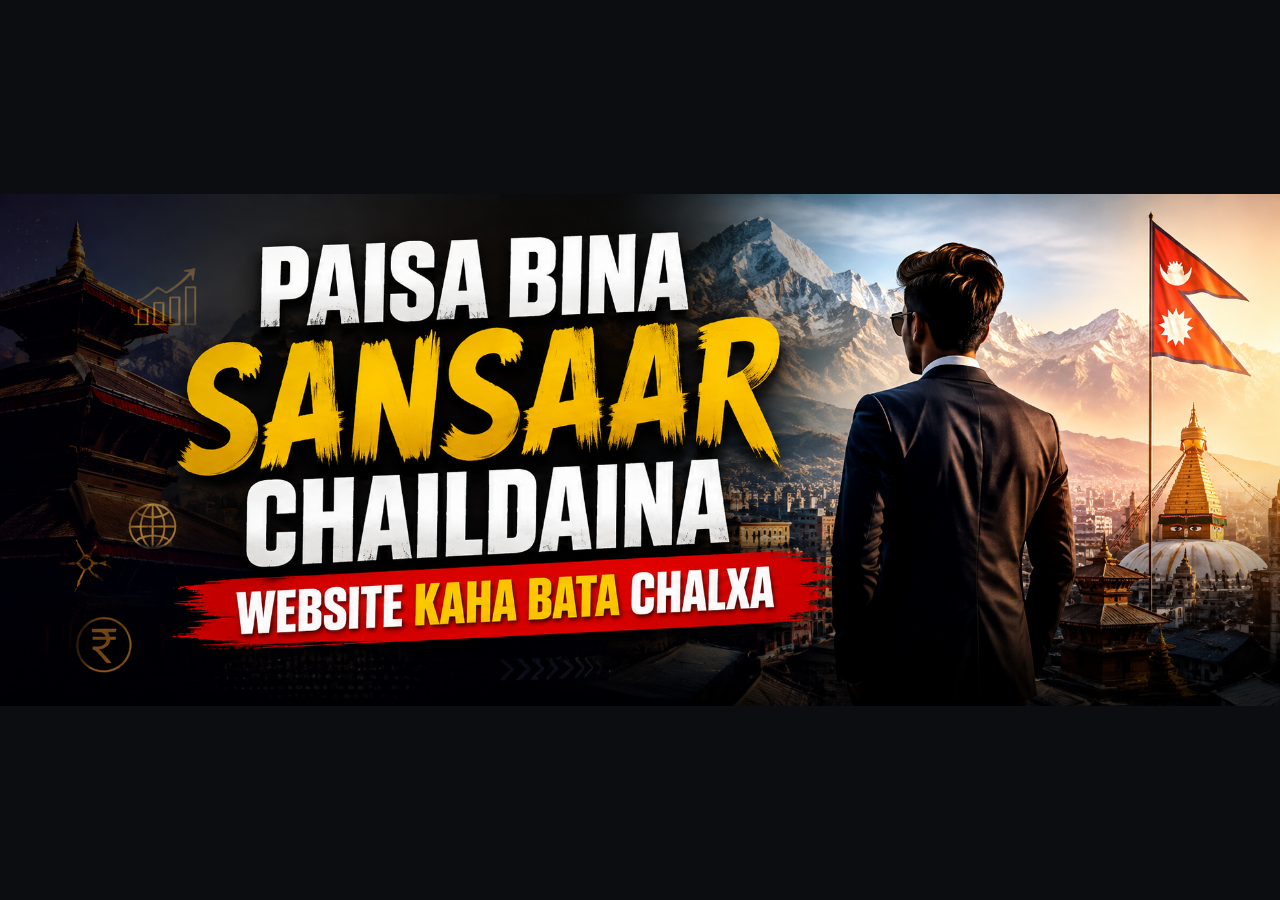
<file: index.html>
<!DOCTYPE html>
<html lang="en">
<head>
  <meta charset="UTF-8">
  <meta name="viewport" content="width=device-width, initial-scale=1.0">
  <title>Responsive Image</title>
  <style>
    * {
      margin: 0;
      padding: 0;
      box-sizing: border-box;
    }
    html, body {
      width: 100%;
      height: 100%;
      min-height: 100dvh;
      background-color: #0b0d10;
      display: flex;
      justify-content: center;
      align-items: center;
      overflow: hidden;
    }
    .image-wrapper {
      width: 100vw;
      height: 100dvh;
      display: flex;
      justify-content: center;
      align-items: center;
    }
    .image-wrapper img {
      width: 100%;
      height: 100%;
      object-fit: contain;
      display: block;
    }
    @media (max-aspect-ratio: 1/1) {
      .image-wrapper img {
        object-fit: contain;
      }
    }
  </style>
</head>
<body>
  <div class="image-wrapper">
    <img src="ChatGPT Image Aug 28, 2026, 06_02_17 PM.png" alt="Responsive Fullscreen Image">
  </div>
</body>
</html>
</file>
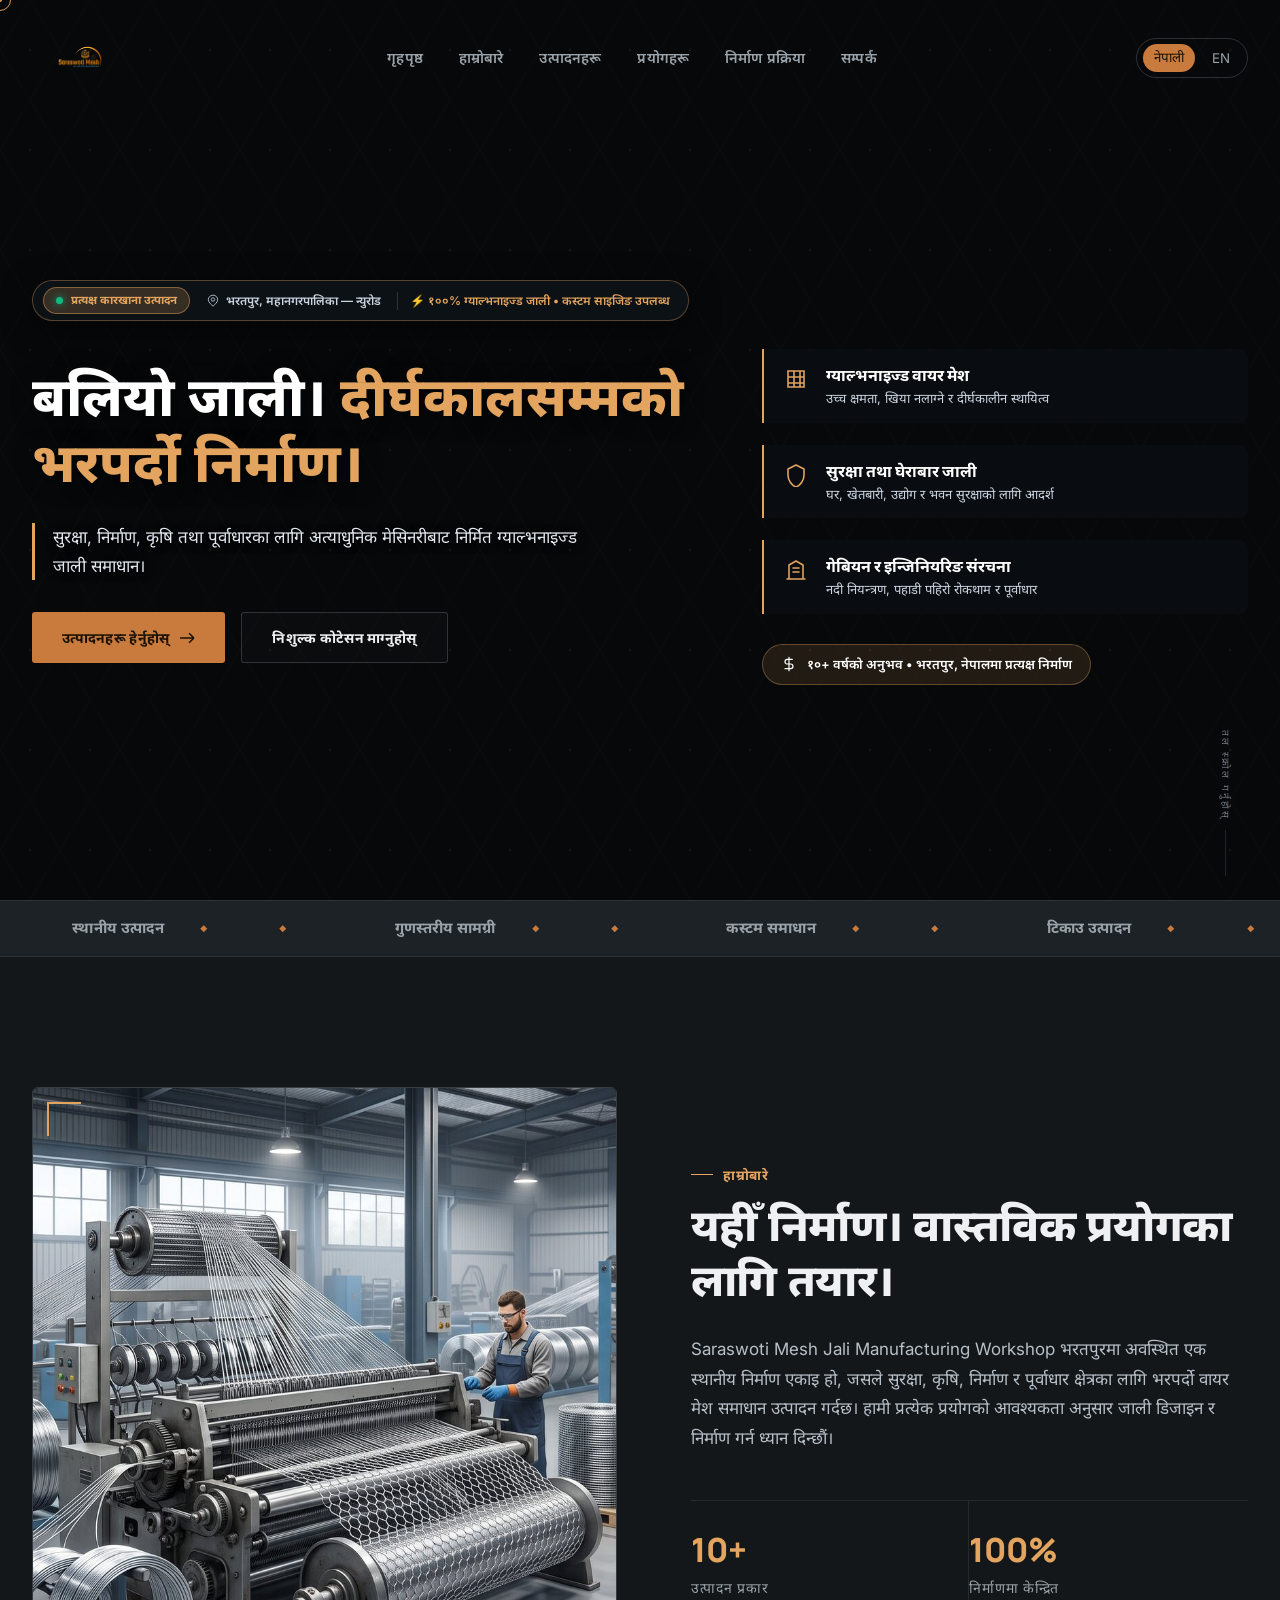
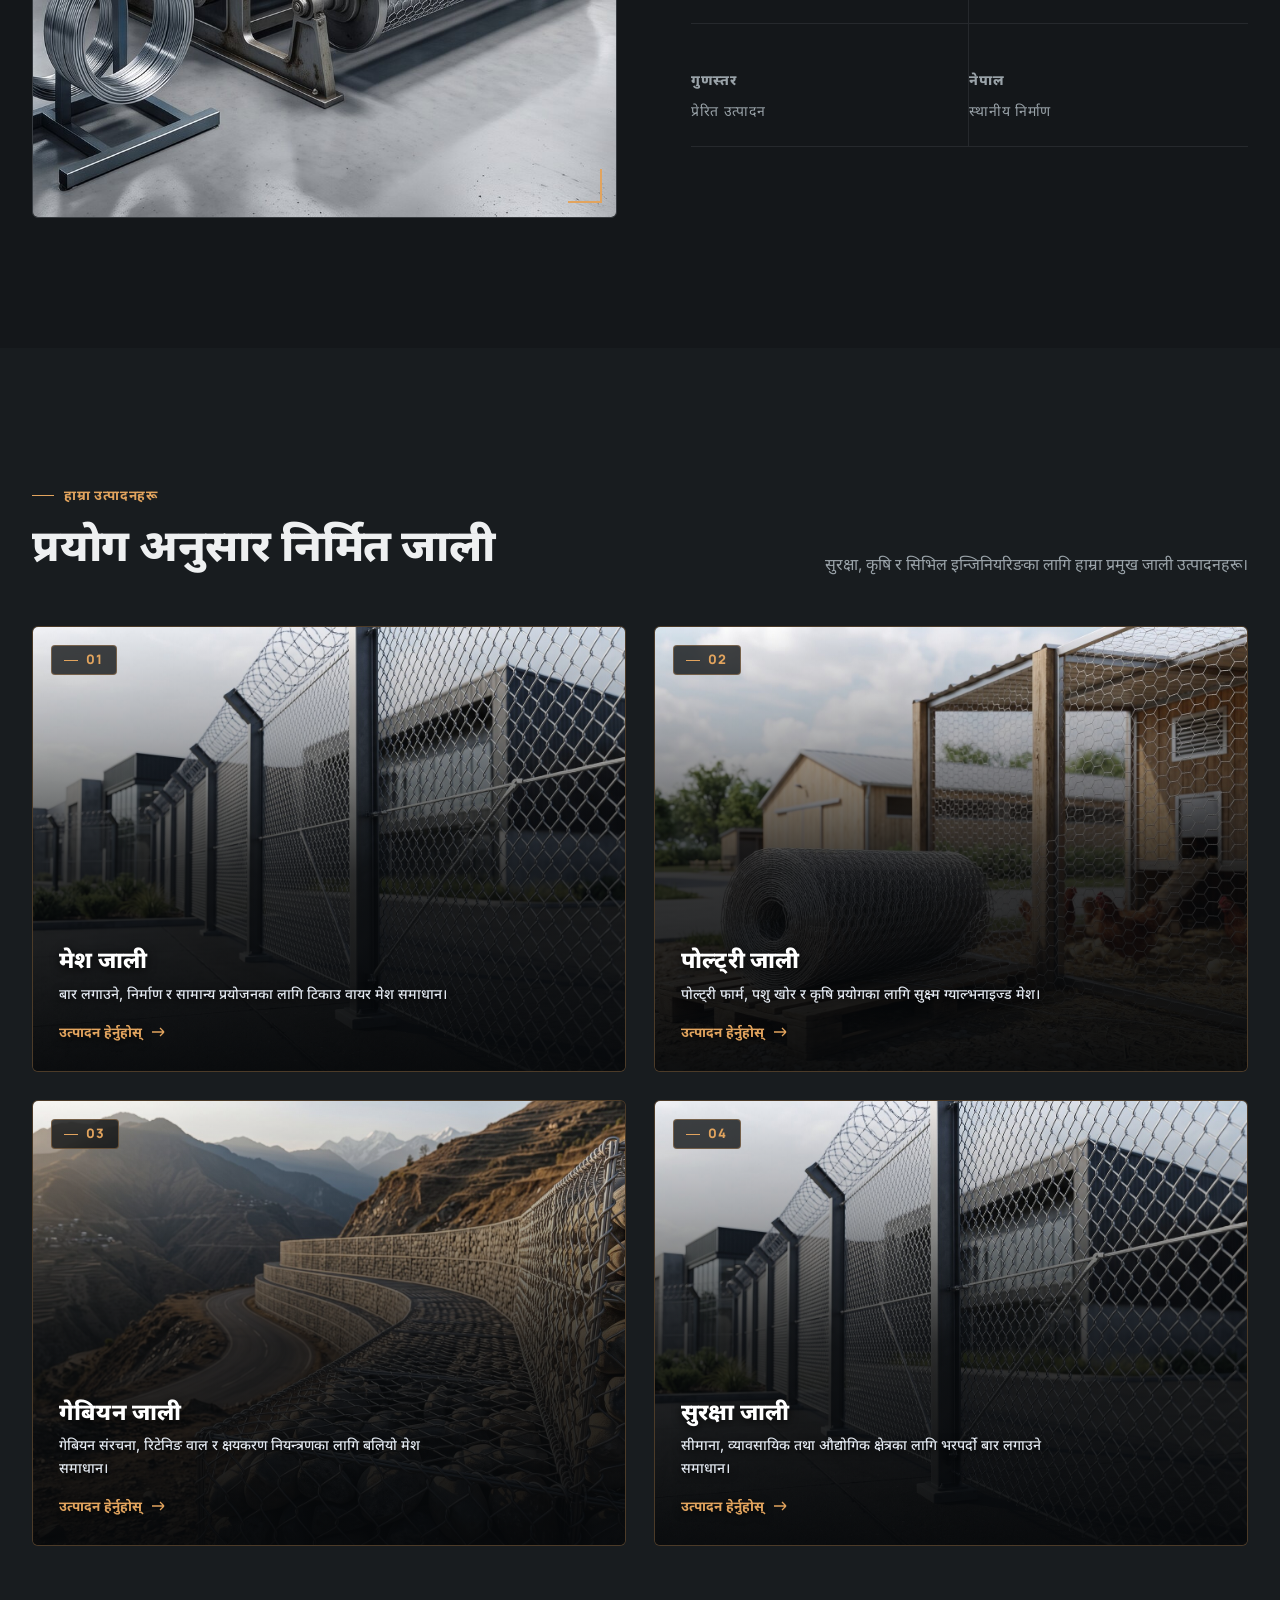
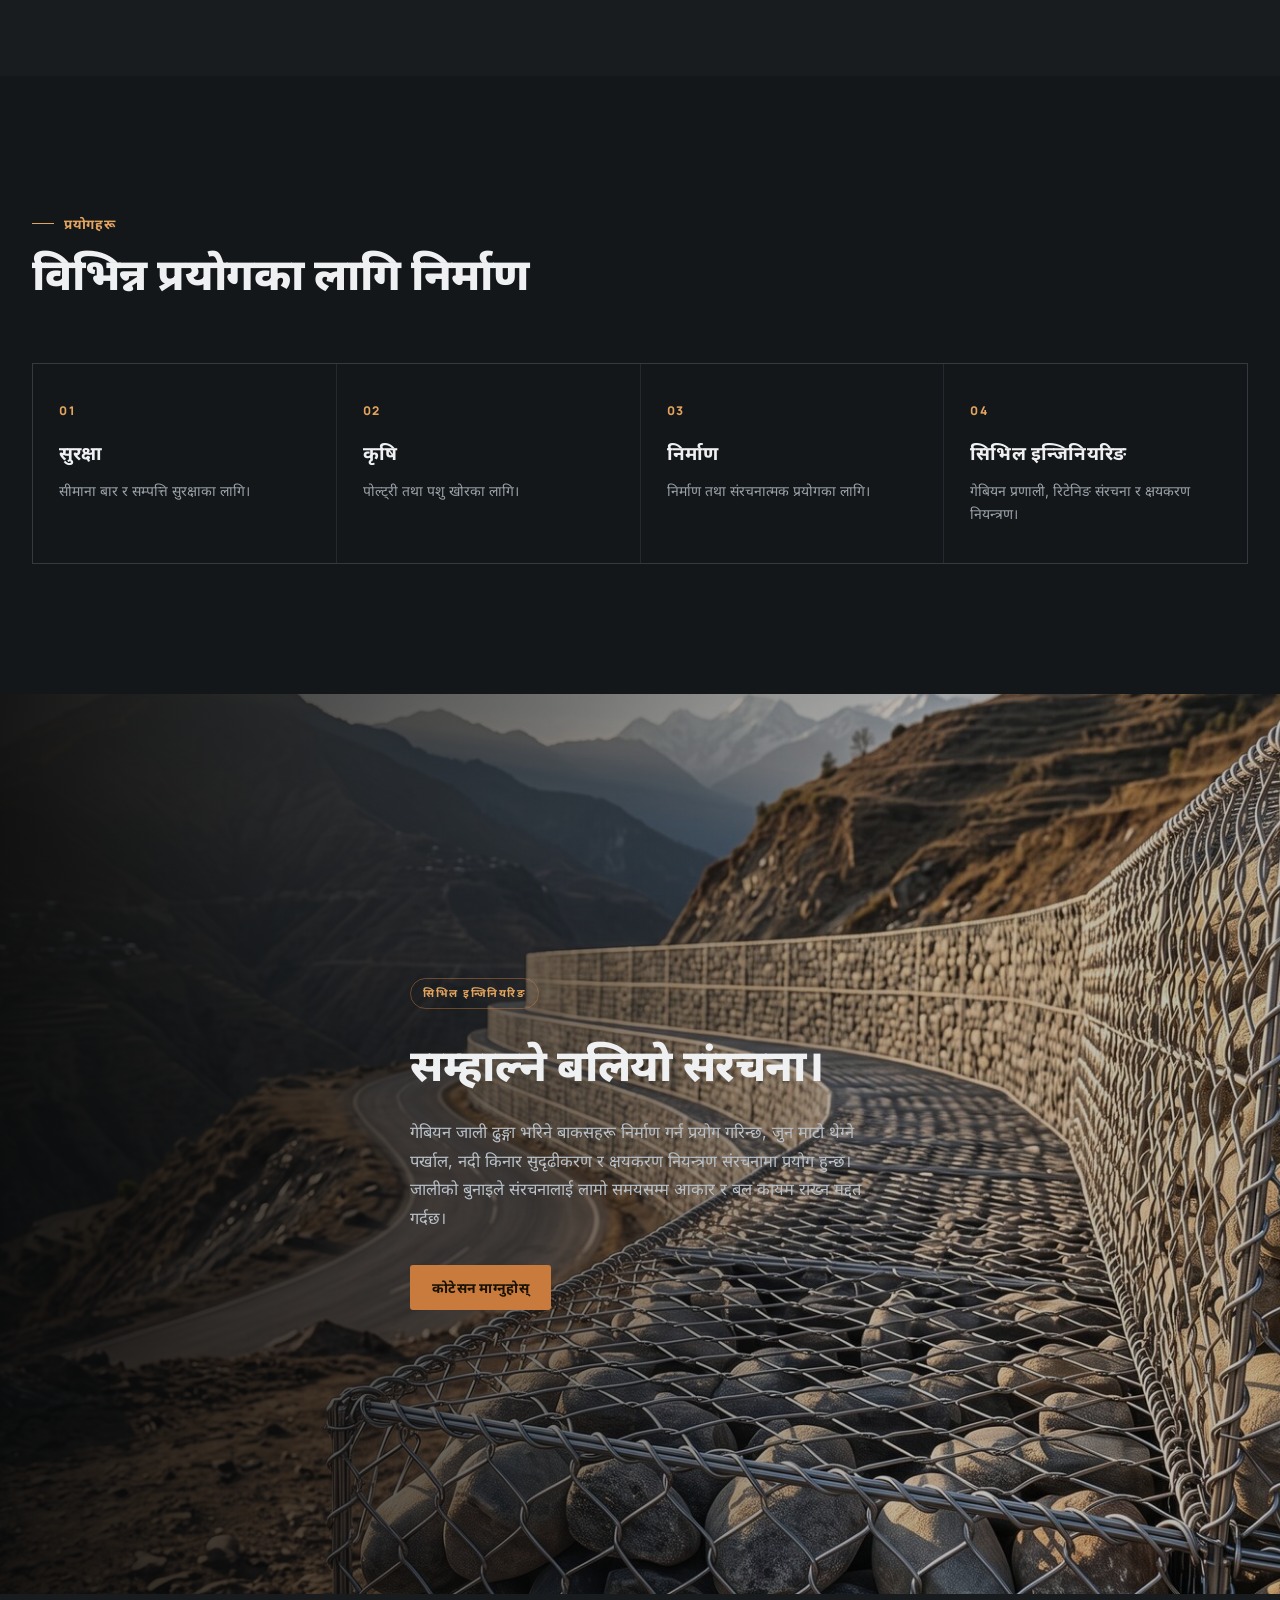
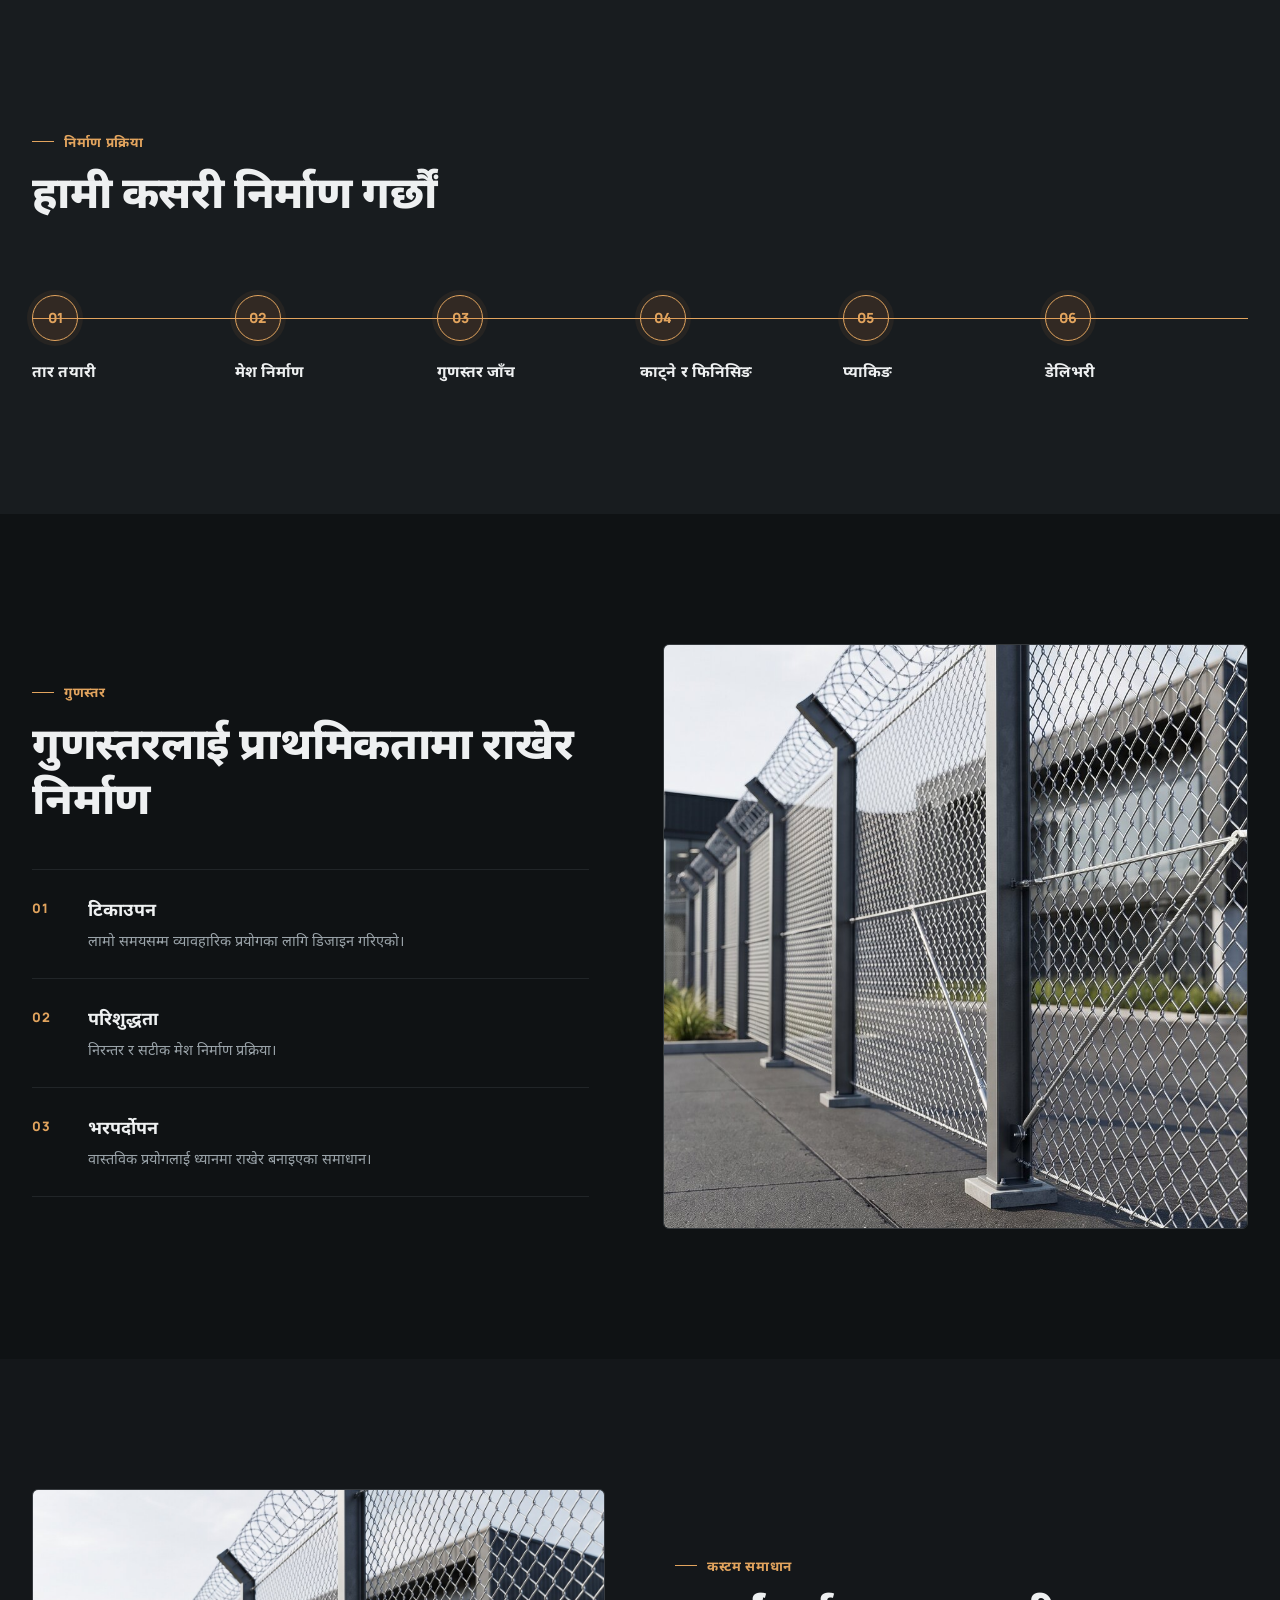
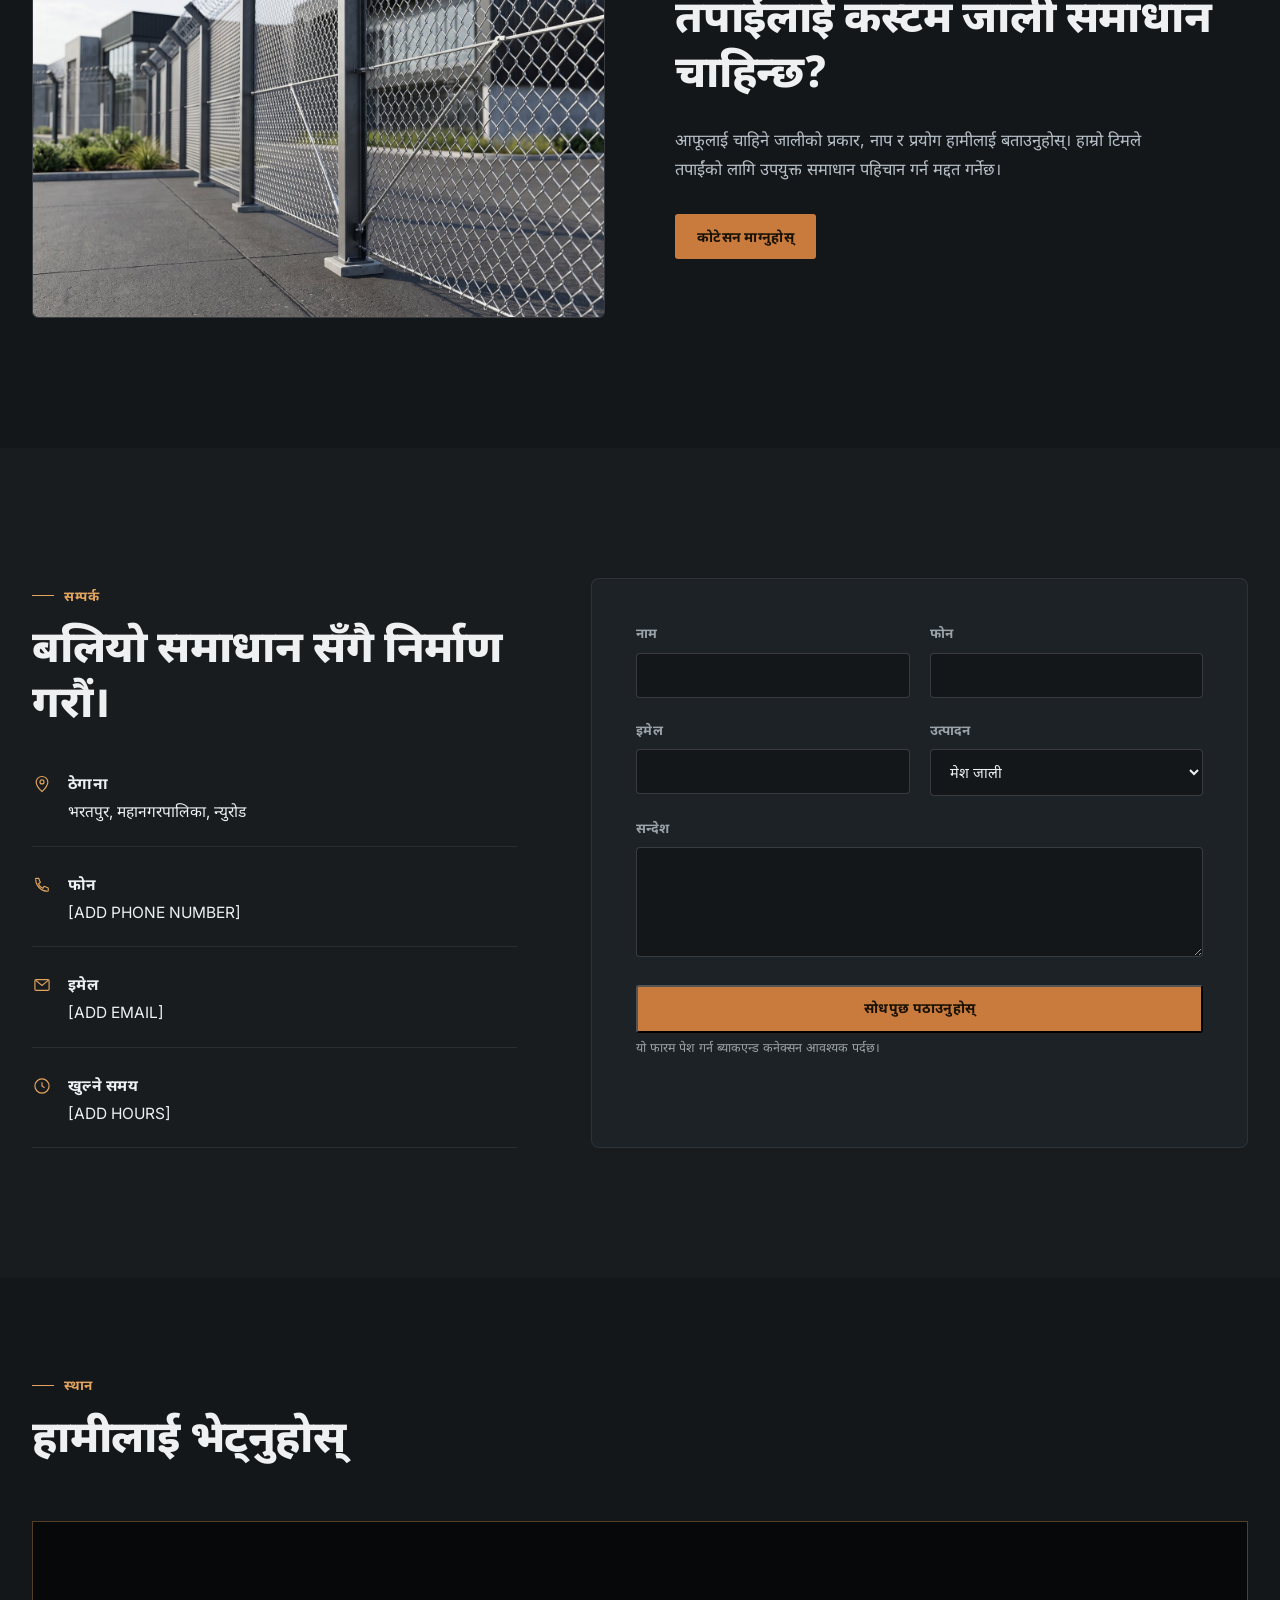
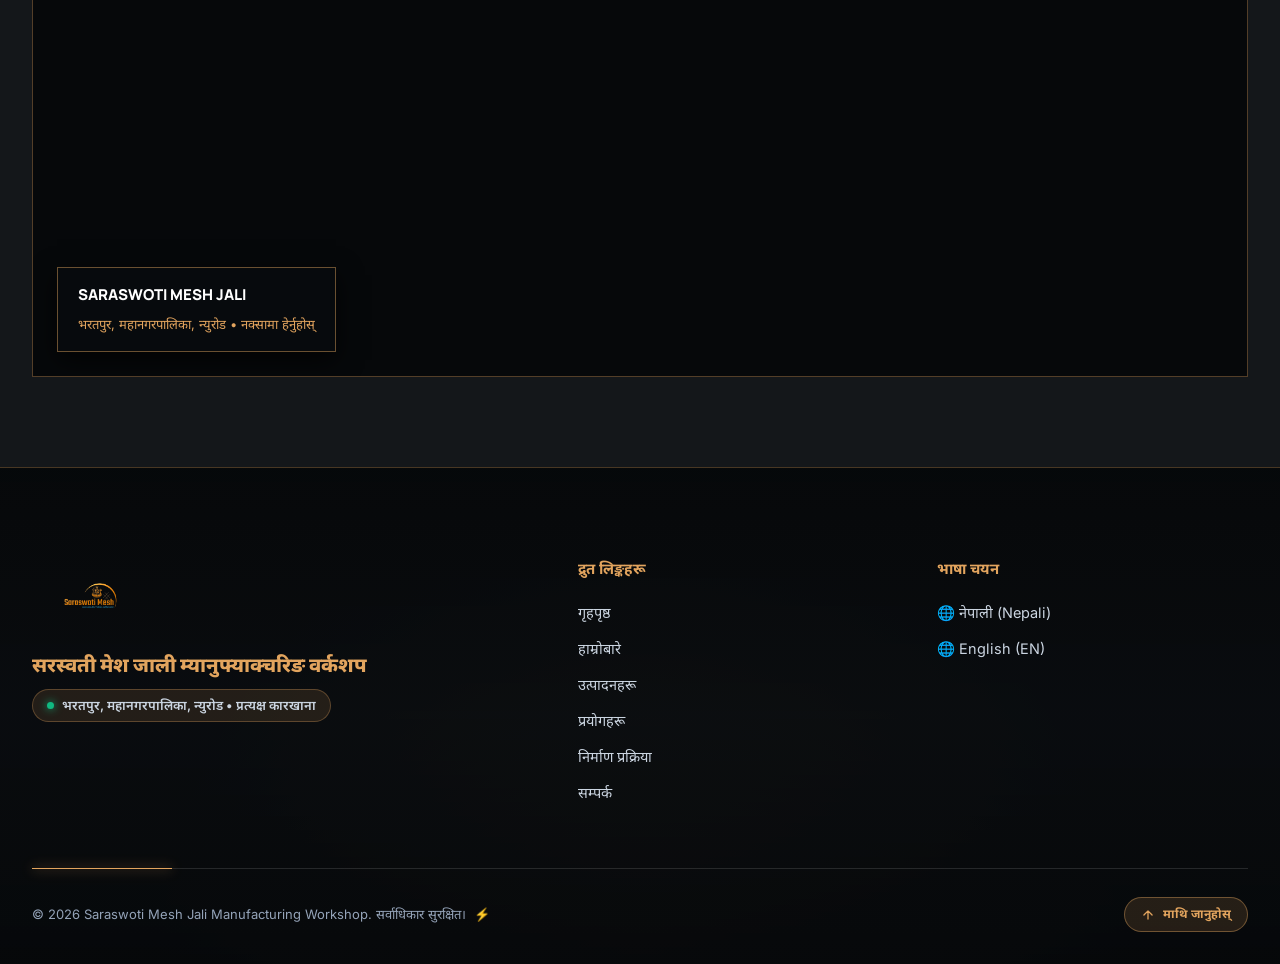
<file: index1.html>
<!DOCTYPE html>
<html lang="ne" data-lang="ne">
<head>
<meta charset="UTF-8">
<meta name="viewport" content="width=device-width, initial-scale=1.0">
<title>Saraswoti Mesh Jali Manufacturing Workshop | सरस्वती मेश जाली म्यानुफ्याक्चरिङ वर्कशप — Bharatpur</title>
<meta name="description" content="Saraswoti Mesh Jali Manufacturing Workshop, Bharatpur — Mesh Jali, Poultry Jali, Gabion Jali र Security Jali को स्थानीय निर्माता। Wire mesh manufacturer in Nepal for construction, agriculture, security and civil engineering.">
<meta name="theme-color" content="#14171A">

<!-- Fonts -->
<link rel="preconnect" href="https://fonts.googleapis.com">
<link rel="preconnect" href="https://fonts.gstatic.com" crossorigin>
<link href="https://fonts.googleapis.com/css2?family=Manrope:wght@400;500;600;700;800&family=Inter:wght@400;500;600&family=Noto+Sans+Devanagari:wght@400;500;600;700;800&display=swap" rel="stylesheet">

<!-- FAV ICON -->
<link rel="icon" href="Images/Logo.png" type="image/x-icon">

<link rel="stylesheet" href="styles.css">
</head>
<body>

<div class="cursor" id="cursor"></div>
<div class="grain"></div>

<!-- ============================== NAV ============================== -->
<header class="nav" id="nav">
  <div class="container nav-inner">
    <a href="#home" class="logo">
      <img src="Images/Logo.png" alt="Saraswoti Mesh Jali Logo" class="brand-logo-img">
    </a>

    <nav class="nav-links">
      <a href="#home"><span class="ne">गृहपृष्ठ</span><span class="en">Home</span></a>
      <a href="#about"><span class="ne">हाम्रोबारे</span><span class="en">About</span></a>
      <a href="#products"><span class="ne">उत्पादनहरू</span><span class="en">Products</span></a>
      <a href="#applications"><span class="ne">प्रयोगहरू</span><span class="en">Applications</span></a>
      <a href="#manufacturing"><span class="ne">निर्माण प्रक्रिया</span><span class="en">Manufacturing</span></a>
      <a href="#contact"><span class="ne">सम्पर्क</span><span class="en">Contact</span></a>
    </nav>

    <div class="nav-right">
      <div class="lang-switch" role="group" aria-label="Language switch">
        <button type="button" data-lang-btn="ne" class="active">नेपाली</button>
        <button type="button" data-lang-btn="en">EN</button>
      </div>
      <a href="#contact" class="btn btn-primary" style="display:none" id="navCta">
        <span class="sweep"></span>
        <span class="ne">कोटेसन माग्नुहोस्</span><span class="en">Get a Quote</span>
      </a>
      <button class="burger" id="burger" aria-label="Menu" aria-expanded="false">
        <span></span><span></span><span></span>
      </button>
    </div>
  </div>
</header>

<div class="drawer-scrim" id="drawerScrim"></div>
<nav class="mobile-drawer" id="mobileDrawer">
  <a href="#home"><span class="ne">गृहपृष्ठ</span><span class="en">Home</span></a>
  <a href="#about"><span class="ne">हाम्रोबारे</span><span class="en">About</span></a>
  <a href="#products"><span class="ne">उत्पादनहरू</span><span class="en">Products</span></a>
  <a href="#applications"><span class="ne">प्रयोगहरू</span><span class="en">Applications</span></a>
  <a href="#manufacturing"><span class="ne">निर्माण प्रक्रिया</span><span class="en">Manufacturing</span></a>
  <a href="#contact"><span class="ne">सम्पर्क</span><span class="en">Contact</span></a>
</nav>

<!-- ============================== HERO (Background Video & Glass Matrix) ============================== -->
<section class="hero" id="home">
  <!-- Full Background Video -->
  <div class="hero-video-wrap">
    <video autoplay loop muted playsinline class="hero-video">
      <source src="HeroSecion.mp4" type="video/mp4">
    </video>
    <div class="hero-video-overlay"></div>
  </div>

  <!-- Mesh Overlay -->
  <svg class="hero-mesh-overlay" width="100%" height="100%" xmlns="http://www.w3.org/2000/svg">
    <defs>
      <pattern id="heroMeshPattern" width="60" height="100" patternUnits="userSpaceOnUse">
        <path d="M0 50 L30 0 L60 50 L30 100 Z" fill="none" stroke="rgba(226,164,94,0.25)" stroke-width="0.7"/>
        <circle cx="30" cy="50" r="1.5" fill="rgba(226,164,94,0.4)"/>
      </pattern>
    </defs>
    <rect width="100%" height="100%" fill="url(#heroMeshPattern)"/>
  </svg>

  <div class="container hero-container">
    
    <!-- Top Factory Live Bar -->
    <div class="hero-live-bar">
      <div class="live-pill">
        <span class="live-dot"></span>
        <span class="ne">प्रत्यक्ष कारखाना उत्पादन</span>
        <span class="en">Direct Factory Manufacturing</span>
      </div>
      <div class="live-loc">
        <svg width="14" height="14" viewBox="0 0 24 24" fill="none"><path d="M12 21C16 17.5 20 13.5 20 9.5C20 5.35786 16.4183 2 12 2C7.58172 2 4 5.35786 4 9.5C4 13.5 8 17.5 12 21Z" stroke="currentColor" stroke-width="1.4"/><circle cx="12" cy="9.5" r="3" stroke="currentColor" stroke-width="1.4"/></svg>
        <span class="ne">भरतपुर, महानगरपालिका — न्युरोड</span>
        <span class="en">Bharatpur Metropolitan — Nayaroad</span>
      </div>
      <div class="live-ticker">
        <span class="ne">⚡ १००% ग्याल्भनाइज्ड जाली • कस्टम साइजिङ उपलब्ध</span>
        <span class="en">⚡ 100% Galvanized Wire • Custom Gauge &amp; Mesh Size</span>
      </div>
    </div>

    <!-- Main 2-Column Hero Grid -->
    <div class="hero-grid">

      <!-- Left Column: Heading & CTAs -->
      <div class="hero-copy">
        <h1 class="hero-title">
          <span class="line ne"><span>बलियो जाली।</span></span>
          <span class="line ne"><span class="accent-text">दीर्घकालसम्मको भरपर्दो निर्माण।</span></span>
          <span class="line en"><span>PRECISE WIRE MESH.</span></span>
          <span class="line en"><span class="accent-text">BUILT TO LAST FOR GENERATIONS.</span></span>
        </h1>

        <p class="hero-desc">
          <span class="ne">सुरक्षा, निर्माण, कृषि तथा पूर्वाधारका लागि अत्याधुनिक मेसिनरीबाट निर्मित ग्याल्भनाइज्ड जाली समाधान।</span>
          <span class="en">Heavy-duty galvanized wire mesh manufactured with high precision for security, agriculture, and infrastructure projects.</span>
        </p>

        <!-- Action CTAs -->
        <div class="hero-cta">
          <a href="#products" class="btn btn-primary btn-hero-lg">
            <span class="sweep"></span>
            <span class="ne">उत्पादनहरू हेर्नुहोस्</span><span class="en">Explore Products</span>
            <svg width="16" height="12" viewBox="0 0 15 11" fill="none"><path d="M1 5.5H14M14 5.5L9.5 1M14 5.5L9.5 10" stroke="currentColor" stroke-width="1.5"/></svg>
          </a>
          <a href="#contact" class="btn btn-outline btn-hero-lg">
            <span class="ne">निशुल्क कोटेसन माग्नुहोस्</span><span class="en">Request Quote</span>
          </a>
        </div>
      </div>

      <!-- Right Column: Minimal Technical SVG Overlay (Pure Typography & Crisp Vector SVGs) -->
      <div class="hero-tech-overlay">
        
        <div class="tech-overlay-item">
          <div class="tech-icon-svg">
            <svg width="24" height="24" viewBox="0 0 24 24" fill="none"><path d="M4 4h16v16H4zM4 10h16M4 16h16M10 4v16M16 4v16" stroke="currentColor" stroke-width="1.6" stroke-linecap="round"/></svg>
          </div>
          <div class="tech-info">
            <div class="tech-title-ne"><span class="ne">ग्याल्भनाइज्ड वायर मेश</span><span class="en">Heavy Galvanized Wire Mesh</span></div>
            <div class="tech-desc-ne"><span class="ne">उच्च क्षमता, खिया नलाग्ने र दीर्घकालीन स्थायित्व</span><span class="en">High-tensile, rust-resistant &amp; durable engineering</span></div>
          </div>
        </div>

        <div class="tech-overlay-item">
          <div class="tech-icon-svg">
            <svg width="24" height="24" viewBox="0 0 24 24" fill="none"><path d="M12 2L4 6v6c0 5.5 3.8 10.7 8 12 4.2-1.3 8-6.5 8-12V6l-8-4z" stroke="currentColor" stroke-width="1.6" stroke-linecap="round" stroke-linejoin="round"/></svg>
          </div>
          <div class="tech-info">
            <div class="tech-title-ne"><span class="ne">सुरक्षा तथा घेराबार जाली</span><span class="en">Security &amp; Perimeter Fencing</span></div>
            <div class="tech-desc-ne"><span class="ne">घर, खेतबारी, उद्योग र भवन सुरक्षाको लागि आदर्श</span><span class="en">Ideal for boundary enclosures, industrial &amp; farm protection</span></div>
          </div>
        </div>

        <div class="tech-overlay-item">
          <div class="tech-icon-svg">
            <svg width="24" height="24" viewBox="0 0 24 24" fill="none"><path d="M3 21h18M5 21V7l7-4 7 4v14M9 10h6M9 14h6" stroke="currentColor" stroke-width="1.6" stroke-linecap="round" stroke-linejoin="round"/></svg>
          </div>
          <div class="tech-info">
            <div class="tech-title-ne"><span class="ne">गेबियन र इन्जिनियरिङ संरचना</span><span class="en">Gabion &amp; Retaining Solutions</span></div>
            <div class="tech-desc-ne"><span class="ne">नदी नियन्त्रण, पहाडी पहिरो रोकथाम र पूर्वाधार</span><span class="en">River control, erosion barrier &amp; retaining structures</span></div>
          </div>
        </div>

        <!-- Technical Spec Pill -->
        <div class="tech-spec-pill">
          <svg width="16" height="16" viewBox="0 0 24 24" fill="none"><path d="M12 2v20M17 5H9.5a3.5 3.5 0 000 7h5a3.5 3.5 0 010 7H6" stroke="currentColor" stroke-width="1.8" stroke-linecap="round"/></svg>
          <span class="ne">१०+ वर्षको अनुभव • भरतपुर, नेपालमा प्रत्यक्ष निर्माण</span>
          <span class="en">10+ Years Manufacturing • Made in Bharatpur, Nepal</span>
        </div>

      </div>

    </div>
  </div>

  <div class="scroll-cue">
    <span class="ne">तल स्क्रोल गर्नुहोस्</span><span class="en">SCROLL</span>
    <div class="track"></div>
  </div>
</section>

<!-- ============================== MARQUEE ============================== -->
<div class="marquee-strip">
  <div class="marquee-track" id="marqueeTrack"></div>
</div>

<!-- ============================== ABOUT / MANUFACTURING ============================== -->
<section class="about" id="about">
  <div class="container about-grid">
    <div class="about-media reveal-scale" data-parallax>
      <img src="Images/manufacturing-workshop.jpg"
           alt="Wire mesh manufacturing workshop and production facility"
           onerror="this.style.display='none'">
      <div class="fallback-bg"></div>
      <div class="frame-corner fc-tl"></div>
      <div class="frame-corner fc-br"></div>
    </div>

    <div class="about-copy reveal">
      <div class="eyebrow"><span class="ne">हाम्रोबारे</span><span class="en">About the Workshop</span></div>
      <h2 class="section-title">
        <span class="ne">यहीँ निर्माण। वास्तविक प्रयोगका लागि तयार।</span>
        <span class="en">MADE HERE. BUILT FOR REAL WORLD USE.</span>
      </h2>
      <p>
        <span class="ne">Saraswoti Mesh Jali Manufacturing Workshop भरतपुरमा अवस्थित एक स्थानीय निर्माण एकाइ हो, जसले सुरक्षा, कृषि, निर्माण र पूर्वाधार क्षेत्रका लागि भरपर्दो वायर मेश समाधान उत्पादन गर्दछ। हामी प्रत्येक प्रयोगको आवश्यकता अनुसार जाली डिजाइन र निर्माण गर्न ध्यान दिन्छौं।</span>
        <span class="en">Saraswoti Mesh Jali Manufacturing Workshop is a local manufacturing unit based in Bharatpur, focused on producing reliable wire mesh solutions for security, agriculture, construction and infrastructure applications. Every mesh is shaped around the real-world need it will serve.</span>
      </p>

      <div class="stat-grid stagger">
        <div class="stat reveal" style="--i:0"><b>10+</b><span class="ne">उत्पादन प्रकार</span><span class="en">Product Types</span></div>
        <div class="stat reveal" style="--i:1"><b>100%</b><span class="ne">निर्माणमा केन्द्रित</span><span class="en">Manufacturing Focus</span></div>
        <div class="stat reveal" style="--i:2"><b><span class="ne">गुणस्तर</span><span class="en">Quality</span></b><span class="ne">प्रेरित उत्पादन</span><span class="en">Driven Production</span></div>
        <div class="stat reveal" style="--i:3"><b><span class="ne">नेपाल</span><span class="en">Nepal</span></b><span class="ne">स्थानीय निर्माण</span><span class="en">Local Manufacturing</span></div>
      </div>
    </div>
  </div>
</section>

<!-- ============================== PRODUCTS ============================== -->
<section class="products" id="products">
  <div class="container">
    <div class="products-head reveal">
      <div>
        <div class="eyebrow"><span class="ne">हाम्रा उत्पादनहरू</span><span class="en">Our Products</span></div>
        <h2 class="section-title"><span class="ne">प्रयोग अनुसार निर्मित जाली</span><span class="en">MESH BUILT AROUND ITS PURPOSE</span></h2>
      </div>
      <p class="section-sub">
        <span class="ne">सुरक्षा, कृषि र सिभिल इन्जिनियरिङका लागि हाम्रा प्रमुख जाली उत्पादनहरू।</span>
        <span class="en">Our core wire mesh product lines for security, agriculture and civil engineering use.</span>
      </p>
    </div>

    <div class="product-grid">

      <div class="p-card reveal" data-tilt>
        <div class="p-card-inner">
          <div class="p-media">
            <img src="Images/mesh-jali.jpg" alt="Galvanized mesh jali manufactured for fencing and construction applications" onerror="this.style.display='none'">
            <div class="fallback-bg"></div>
            <div class="p-sheen"></div>
          </div>
          <div class="p-num">01</div>
          <div class="p-body">
            <div class="p-title"><span class="ne">मेश जाली</span><span class="en">Mesh Jali</span></div>
            <div class="p-desc"><span class="ne">बार लगाउने, निर्माण र सामान्य प्रयोजनका लागि टिकाउ वायर मेश समाधान।</span><span class="en">Durable wire mesh solutions for fencing, construction and general-purpose applications.</span></div>
            <a href="#contact" class="p-link"><span class="ne">उत्पादन हेर्नुहोस्</span><span class="en">View Product</span> <svg width="14" height="10" viewBox="0 0 14 10" fill="none"><path d="M1 5H13M13 5L9 1M13 5L9 9" stroke="currentColor" stroke-width="1.3"/></svg></a>
          </div>
        </div>
      </div>

      <div class="p-card reveal" data-tilt>
        <div class="p-card-inner">
          <div class="p-media">
            <img src="Images/poultry-jali.jpg" alt="Galvanized poultry jali for agricultural and poultry enclosure applications" onerror="this.style.display='none'">
            <div class="fallback-bg"></div>
            <div class="p-sheen"></div>
          </div>
          <div class="p-num">02</div>
          <div class="p-body">
            <div class="p-title"><span class="ne">पोल्ट्री जाली</span><span class="en">Poultry Jali</span></div>
            <div class="p-desc"><span class="ne">पोल्ट्री फार्म, पशु खोर र कृषि प्रयोगका लागि सुक्ष्म ग्याल्भनाइज्ड मेश।</span><span class="en">Fine galvanized mesh designed for poultry farms, animal enclosures and agricultural applications.</span></div>
            <a href="#contact" class="p-link"><span class="ne">उत्पादन हेर्नुहोस्</span><span class="en">View Product</span> <svg width="14" height="10" viewBox="0 0 14 10" fill="none"><path d="M1 5H13M13 5L9 1M13 5L9 9" stroke="currentColor" stroke-width="1.3"/></svg></a>
          </div>
        </div>
      </div>

      <div class="p-card reveal" data-tilt>
        <div class="p-card-inner">
          <div class="p-media">
            <img src="Images/gabion-jali.jpg" alt="Gabion jali used for stone-filled civil engineering and retaining structures" onerror="this.style.display='none'">
            <div class="fallback-bg"></div>
            <div class="p-sheen"></div>
          </div>
          <div class="p-num">03</div>
          <div class="p-body">
            <div class="p-title"><span class="ne">गेबियन जाली</span><span class="en">Gabion Jali</span></div>
            <div class="p-desc"><span class="ne">गेबियन संरचना, रिटेनिङ वाल र क्षयकरण नियन्त्रणका लागि बलियो मेश समाधान।</span><span class="en">Strong mesh solutions for gabion structures, retaining walls and erosion protection.</span></div>
            <a href="#contact" class="p-link"><span class="ne">उत्पादन हेर्नुहोस्</span><span class="en">View Product</span> <svg width="14" height="10" viewBox="0 0 14 10" fill="none"><path d="M1 5H13M13 5L9 1M13 5L9 9" stroke="currentColor" stroke-width="1.3"/></svg></a>
          </div>
        </div>
      </div>

      <div class="p-card reveal" data-tilt>
        <div class="p-card-inner">
          <div class="p-media">
            <img src="Images/mesh-jali.jpg" alt="Galvanized chain link security jali for boundary and industrial fencing" style="object-position:70% 30%;" onerror="this.style.display='none'">
            <div class="fallback-bg"></div>
            <div class="p-sheen"></div>
          </div>
          <div class="p-num">04</div>
          <div class="p-body">
            <div class="p-title"><span class="ne">सुरक्षा जाली</span><span class="en">Security Jali</span></div>
            <div class="p-desc"><span class="ne">सीमाना, व्यावसायिक तथा औद्योगिक क्षेत्रका लागि भरपर्दो बार लगाउने समाधान।</span><span class="en">Reliable fencing solutions for boundaries, commercial properties and industrial areas.</span></div>
            <a href="#contact" class="p-link"><span class="ne">उत्पादन हेर्नुहोस्</span><span class="en">View Product</span> <svg width="14" height="10" viewBox="0 0 14 10" fill="none"><path d="M1 5H13M13 5L9 1M13 5L9 9" stroke="currentColor" stroke-width="1.3"/></svg></a>
          </div>
        </div>
      </div>

    </div>
  </div>
</section>

<!-- ============================== APPLICATIONS ============================== -->
<section class="apps" id="applications">
  <div class="container">
    <div class="reveal">
      <div class="eyebrow"><span class="ne">प्रयोगहरू</span><span class="en">Applications</span></div>
      <h2 class="section-title"><span class="ne">विभिन्न प्रयोगका लागि निर्माण</span><span class="en">BUILT FOR MANY APPLICATIONS</span></h2>
    </div>

    <div class="app-grid stagger">
      <div class="app-cell reveal" style="--i:0">
        <div class="app-num">01</div>
        <h3><span class="ne">सुरक्षा</span><span class="en">Security</span></h3>
        <p><span class="ne">सीमाना बार र सम्पत्ति सुरक्षाका लागि।</span><span class="en">Boundary fencing and property protection.</span></p>
      </div>
      <div class="app-cell reveal" style="--i:1">
        <div class="app-num">02</div>
        <h3><span class="ne">कृषि</span><span class="en">Agriculture</span></h3>
        <p><span class="ne">पोल्ट्री तथा पशु खोरका लागि।</span><span class="en">Poultry and animal enclosures.</span></p>
      </div>
      <div class="app-cell reveal" style="--i:2">
        <div class="app-num">03</div>
        <h3><span class="ne">निर्माण</span><span class="en">Construction</span></h3>
        <p><span class="ne">निर्माण तथा संरचनात्मक प्रयोगका लागि।</span><span class="en">Construction and structural applications.</span></p>
      </div>
      <div class="app-cell reveal" style="--i:3">
        <div class="app-num">04</div>
        <h3><span class="ne">सिभिल इन्जिनियरिङ</span><span class="en">Civil Engineering</span></h3>
        <p><span class="ne">गेबियन प्रणाली, रिटेनिङ संरचना र क्षयकरण नियन्त्रण।</span><span class="en">Gabion systems, retaining structures and erosion protection.</span></p>
      </div>
    </div>
  </div>
</section>

<!-- ============================== GABION STORYTELLING ============================== -->
<section class="gabion" id="gabionStory">
  <div class="gabion-media">
    <img src="Images/gabion-jali.jpg" alt="Gabion jali retaining wall structure used in civil engineering" onerror="this.style.display='none'">
    <div class="fallback-bg"></div>
  </div>
  <div class="gabion-scrim"></div>
  <svg class="gabion-lines" width="100%" height="100%">
    <line x1="12%" y1="18%" x2="12%" y2="82%" stroke="rgba(226,164,94,.4)" stroke-width="1" stroke-dasharray="4 6"/>
    <line x1="12%" y1="18%" x2="17%" y2="18%" stroke="rgba(226,164,94,.4)" stroke-width="1"/>
    <line x1="12%" y1="82%" x2="17%" y2="82%" stroke="rgba(226,164,94,.4)" stroke-width="1"/>
  </svg>
  <div class="container">
    <div class="gabion-content reveal">
      <div class="measure-tag"><span class="ne">सिभिल इन्जिनियरिङ</span><span class="en">Civil Engineering</span></div>
      <h2 class="section-title">
        <span class="ne">सम्हाल्ने बलियो संरचना।</span>
        <span class="en">STRENGTH THAT HOLDS.</span>
      </h2>
      <p>
        <span class="ne">गेबियन जाली ढुङ्गा भरिने बाकसहरू निर्माण गर्न प्रयोग गरिन्छ, जुन माटो थेग्ने पर्खाल, नदी किनार सुदृढीकरण र क्षयकरण नियन्त्रण संरचनामा प्रयोग हुन्छ। जालीको बुनाइले संरचनालाई लामो समयसम्म आकार र बल कायम राख्न मद्दत गर्दछ।</span>
        <span class="en">Gabion jali is used to build stone-filled wire cages for retaining walls, riverbank reinforcement and erosion-control structures. The mesh weave is designed to hold its shape and load over time in real civil engineering applications.</span>
      </p>
      <div>
        <a href="#contact" class="btn btn-primary"><span class="sweep"></span><span class="ne">कोटेसन माग्नुहोस्</span><span class="en">Request a Quote</span></a>
      </div>
    </div>
  </div>
</section>

<!-- ============================== MANUFACTURING PROCESS ============================== -->
<section class="process" id="manufacturing">
  <div class="container">
    <div class="reveal">
      <div class="eyebrow"><span class="ne">निर्माण प्रक्रिया</span><span class="en">Manufacturing Process</span></div>
      <h2 class="section-title"><span class="ne">हामी कसरी निर्माण गर्छौं</span><span class="en">HOW WE MAKE IT</span></h2>
    </div>

    <div class="process-track" id="processTrack">
      <div class="process-line"><div class="process-line-fill" id="processFill"></div></div>

      <div class="p-step" data-step="0">
        <div class="p-step-dot">01</div>
        <h3><span class="ne">तार तयारी</span><span class="en">Wire Preparation</span></h3>
      </div>
      <div class="p-step" data-step="1">
        <div class="p-step-dot">02</div>
        <h3><span class="ne">मेश निर्माण</span><span class="en">Mesh Formation</span></h3>
      </div>
      <div class="p-step" data-step="2">
        <div class="p-step-dot">03</div>
        <h3><span class="ne">गुणस्तर जाँच</span><span class="en">Quality Check</span></h3>
      </div>
      <div class="p-step" data-step="3">
        <div class="p-step-dot">04</div>
        <h3><span class="ne">काट्ने र फिनिसिङ</span><span class="en">Cutting &amp; Finishing</span></h3>
      </div>
      <div class="p-step" data-step="4">
        <div class="p-step-dot">05</div>
        <h3><span class="ne">प्याकिङ</span><span class="en">Packing</span></h3>
      </div>
      <div class="p-step" data-step="5">
        <div class="p-step-dot">06</div>
        <h3><span class="ne">डेलिभरी</span><span class="en">Delivery</span></h3>
      </div>
    </div>
  </div>
</section>

<!-- ============================== QUALITY ============================== -->
<section class="quality">
  <div class="container quality-grid">
    <div>
      <div class="eyebrow reveal"><span class="ne">गुणस्तर</span><span class="en">Quality</span></div>
      <h2 class="section-title reveal"><span class="ne">गुणस्तरलाई प्राथमिकतामा राखेर निर्माण</span><span class="en">BUILT WITH QUALITY IN MIND</span></h2>

      <div class="principles">
        <div class="principle reveal">
          <b>01</b>
          <div><h3><span class="ne">टिकाउपन</span><span class="en">Durability</span></h3><p><span class="ne">लामो समयसम्म व्यावहारिक प्रयोगका लागि डिजाइन गरिएको।</span><span class="en">Designed for long-lasting, practical use.</span></p></div>
        </div>
        <div class="principle reveal">
          <b>02</b>
          <div><h3><span class="ne">परिशुद्धता</span><span class="en">Precision</span></h3><p><span class="ne">निरन्तर र सटीक मेश निर्माण प्रक्रिया।</span><span class="en">Consistent manufacturing and mesh formation.</span></p></div>
        </div>
        <div class="principle reveal">
          <b>03</b>
          <div><h3><span class="ne">भरपर्दोपन</span><span class="en">Reliability</span></h3><p><span class="ne">वास्तविक प्रयोगलाई ध्यानमा राखेर बनाइएका समाधान।</span><span class="en">Solutions designed around real applications.</span></p></div>
        </div>
      </div>
    </div>

    <div class="quality-media reveal-scale" id="qualityMedia">
      <img src="Images/mesh-jali.jpg" alt="Close-up of galvanized wire mesh detail showing manufacturing precision" onerror="this.style.display='none'">
      <div class="fallback-bg"></div>
    </div>
  </div>
</section>

<!-- ============================== CUSTOM MESH CTA ============================== -->
<section class="custom-cta">
  <div class="container cc-grid">
    <div class="cc-media reveal-scale">
      <img src="Images/mesh-jali.jpg" alt="Wire mesh sample used to illustrate custom mesh dimension requirements" onerror="this.style.display='none'">
      <div class="fallback-bg"></div>
      <div class="dim dim-w"></div>
      <div class="dim-label dim-w-label"><span class="ne">चौडाइ</span><span class="en">WIDTH</span></div>
      <div class="dim dim-h"></div>
      <div class="dim-label dim-h-label"><span class="ne">उचाइ</span><span class="en">HEIGHT</span></div>
      <div class="dim-label dim-wd-label"><span class="ne">तार व्यास</span><span class="en">WIRE DIAMETER</span></div>
    </div>

    <div class="cc-copy reveal">
      <div class="eyebrow"><span class="ne">कस्टम समाधान</span><span class="en">Custom Solutions</span></div>
      <h2 class="section-title">
        <span class="ne">तपाईंलाई कस्टम जाली समाधान चाहिन्छ?</span>
        <span class="en">NEED A CUSTOM MESH SOLUTION?</span>
      </h2>
      <p>
        <span class="ne">आफूलाई चाहिने जालीको प्रकार, नाप र प्रयोग हामीलाई बताउनुहोस्। हाम्रो टिमले तपाईंको लागि उपयुक्त समाधान पहिचान गर्न मद्दत गर्नेछ।</span>
        <span class="en">Tell us your required mesh type, dimensions and application. Our team can help you identify the right solution.</span>
      </p>
      <a href="#contact" class="btn btn-primary"><span class="sweep"></span><span class="ne">कोटेसन माग्नुहोस्</span><span class="en">Request a Quote</span></a>
    </div>
  </div>
</section>

<!-- ============================== CONTACT ============================== -->
<section class="contact" id="contact">
  <div class="container contact-grid">
    <div>
      <div class="eyebrow reveal"><span class="ne">सम्पर्क</span><span class="en">Contact</span></div>
      <h2 class="section-title reveal">
        <span class="ne">बलियो समाधान सँगै निर्माण गरौं।</span>
        <span class="en">LET'S BUILD SOMETHING STRONG.</span>
      </h2>

      <div class="info-block">
        <div class="info-item reveal">
          <svg width="20" height="20" viewBox="0 0 24 24" fill="none"><path d="M12 21C12 21 19 14.6 19 9.5C19 5.9 15.9 3 12 3C8.1 3 5 5.9 5 9.5C5 14.6 12 21 12 21Z" stroke="currentColor" stroke-width="1.4"/><circle cx="12" cy="9.5" r="2.4" stroke="currentColor" stroke-width="1.4"/></svg>
          <div><b><span class="ne">ठेगाना</span><span class="en">Location</span></b><span>भरतपुर, महानगरपालिका, न्युरोड</span></div>
        </div>
        <div class="info-item reveal">
          <svg width="20" height="20" viewBox="0 0 24 24" fill="none"><path d="M4 5C4 4.4 4.4 4 5 4H8L10 9L7.5 10.5C8.6 12.9 10.6 14.9 13 16L14.5 13.5L19.5 15.5V18.5C19.5 19.1 19.1 19.5 18.5 19.5C11 19.5 4.5 13 4.5 5.5" stroke="currentColor" stroke-width="1.4" stroke-linejoin="round"/></svg>
          <div><b><span class="ne">फोन</span><span class="en">Phone</span></b><span>[ADD PHONE NUMBER]</span></div>
        </div>
        <div class="info-item reveal">
          <svg width="20" height="20" viewBox="0 0 24 24" fill="none"><rect x="3.5" y="5.5" width="17" height="13" rx="1.4" stroke="currentColor" stroke-width="1.4"/><path d="M4.5 6.5L12 12.5L19.5 6.5" stroke="currentColor" stroke-width="1.4"/></svg>
          <div><b><span class="ne">इमेल</span><span class="en">Email</span></b><span>[ADD EMAIL]</span></div>
        </div>
        <div class="info-item reveal">
          <svg width="20" height="20" viewBox="0 0 24 24" fill="none"><circle cx="12" cy="12" r="8.5" stroke="currentColor" stroke-width="1.4"/><path d="M12 7.5V12L15 14" stroke="currentColor" stroke-width="1.4"/></svg>
          <div><b><span class="ne">खुल्ने समय</span><span class="en">Opening Hours</span></b><span>[ADD HOURS]</span></div>
        </div>
      </div>
    </div>

    <form class="form-card reveal" id="inquiryForm">
      <div class="form-row">
        <div class="field">
          <label><span class="ne">नाम</span><span class="en">Name</span></label>
          <input type="text" name="name" required>
        </div>
        <div class="field">
          <label><span class="ne">फोन</span><span class="en">Phone</span></label>
          <input type="tel" name="phone" required>
        </div>
      </div>
      <div class="form-row">
        <div class="field">
          <label><span class="ne">इमेल</span><span class="en">Email</span></label>
          <input type="email" name="email">
        </div>
        <div class="field">
          <label><span class="ne">उत्पादन</span><span class="en">Product</span></label>
          <select name="product">
            <option class="ne">मेश जाली</option><option class="en">Mesh Jali</option>
            <option class="ne">पोल्ट्री जाली</option><option class="en">Poultry Jali</option>
            <option class="ne">गेबियन जाली</option><option class="en">Gabion Jali</option>
            <option class="ne">सुरक्षा जाली</option><option class="en">Security Jali</option>
            <option class="ne">अन्य / कस्टम</option><option class="en">Other / Custom</option>
          </select>
        </div>
      </div>
      <div class="field">
        <label><span class="ne">सन्देश</span><span class="en">Message</span></label>
        <textarea name="message" placeholder=""></textarea>
      </div>
      <button type="submit" class="btn btn-primary" style="width:100%;justify-content:center;">
        <span class="sweep"></span>
        <span class="ne">सोधपुछ पठाउनुहोस्</span><span class="en">Send Inquiry</span>
      </button>
      <p class="form-note"><span class="ne">यो फारम पेश गर्न ब्याकएन्ड कनेक्सन आवश्यक पर्दछ।</span><span class="en">Connect this form to a backend or form service to receive submissions.</span></p>
    </form>
  </div>
</section>

<!-- ============================== LOCATION ============================== -->
<section class="location section-tight">
  <div class="container">
    <div class="eyebrow reveal"><span class="ne">स्थान</span><span class="en">Location</span></div>
    <h2 class="section-title reveal"><span class="ne">हामीलाई भेट्नुहोस्</span><span class="en">FIND THE WORKSHOP</span></h2>

    <div class="loc-wrap reveal-scale">
      <iframe src="https://www.google.com/maps/embed?pb=!1m18!1m12!1m3!1d3532.845918957861!2d84.4116120760855!3d27.691156726204206!2m3!1f0!2f0!3f0!3m2!1i1024!2i768!4f13.1!3m3!1m2!1s0x3994fb00520d2d3f%3A0x5919d333adc7d0cb!2sSaraswoti%20Mesh%20Jali%20Manufacturing%20Workshop!5e0!3m2!1sen!2snp!4v1787332198154!5m2!1sen!2snp" class="map-iframe" allowfullscreen="" loading="lazy" referrerpolicy="strict-origin-when-cross-origin" title="Saraswoti Mesh Jali Manufacturing Workshop Location Map"></iframe>
      
      <div class="loc-card">
        <b>SARASWOTI MESH JALI</b>
        <span><span class="ne">भरतपुर, महानगरपालिका, न्युरोड • नक्सामा हेर्नुहोस्</span><span class="en">Bharatpur Metropolitan, Nayaroad • Direct View</span></span>
      </div>
    </div>
  </div>
</section>

<!-- ============================== FOOTER (Animated Background Video & Controls) ============================== -->
<footer>
  <!-- Background Video -->
  <div class="footer-video-wrap">
    <video autoplay loop muted playsinline class="footer-video">
      <source src="Footer.mp4" type="video/mp4">
    </video>
    <div class="footer-video-overlay"></div>
  </div>

  <div class="container">
    <div class="foot-grid">
      <div>
        <a href="#home">
          <img src="Images/Logo.png" alt="Saraswoti Mesh Jali Logo" class="foot-logo-img">
        </a>
        <div class="foot-brand">
          <span class="ne">सरस्वती मेश जाली <span>म्यानुफ्याक्चरिङ वर्कशप</span></span>
          <span class="en">SARASWOTI MESH JALI <span>MANUFACTURING WORKSHOP</span></span>
        </div>
        
        <div class="foot-loc-pill">
          <span class="foot-loc-dot"></span>
          <span class="ne">भरतपुर, महानगरपालिका, न्युरोड • प्रत्यक्ष कारखाना</span>
          <span class="en">Bharatpur Metropolitan, Nayaroad • Direct Workshop</span>
        </div>
      </div>

      <div class="foot-col">
        <h4><span class="ne">द्रुत लिङ्कहरू</span><span class="en">Quick Links</span></h4>
        <ul>
          <li><a href="#home"><span class="ne">गृहपृष्ठ</span><span class="en">Home</span></a></li>
          <li><a href="#about"><span class="ne">हाम्रोबारे</span><span class="en">About</span></a></li>
          <li><a href="#products"><span class="ne">उत्पादनहरू</span><span class="en">Products</span></a></li>
          <li><a href="#applications"><span class="ne">प्रयोगहरू</span><span class="en">Applications</span></a></li>
          <li><a href="#manufacturing"><span class="ne">निर्माण प्रक्रिया</span><span class="en">Manufacturing</span></a></li>
          <li><a href="#contact"><span class="ne">सम्पर्क</span><span class="en">Contact</span></a></li>
        </ul>
      </div>

      <div class="foot-col">
        <h4><span class="ne">भाषा चयन</span><span class="en">Language</span></h4>
        <ul>
          <li><a href="#" data-lang-btn="ne">🌐 नेपाली (Nepali)</a></li>
          <li><a href="#" data-lang-btn="en">🌐 English (EN)</a></li>
        </ul>
      </div>
    </div>

    <!-- Animated Footer Bottom -->
    <div class="foot-bottom">
      <div class="foot-bottom-left">
        <span>© <span id="footYear">2026</span> Saraswoti Mesh Jali Manufacturing Workshop. <span class="ne">सर्वाधिकार सुरक्षित।</span><span class="en">All Rights Reserved.</span></span>
        <span class="heart-pulse">⚡</span>
      </div>

      <button type="button" id="backToTop" class="back-to-top-btn" aria-label="Back to top">
        <svg width="14" height="14" viewBox="0 0 24 24" fill="none"><path d="M12 19V5M5 12l7-7 7 7" stroke="currentColor" stroke-width="2.2" stroke-linecap="round" stroke-linejoin="round"/></svg>
        <span class="ne">माथि जानुहोस्</span>
        <span class="en">TOP</span>
      </button>
    </div>
  </div>
</footer>

<script src="script.js"></script>
<script src="console.js"></script>
</body>
</html>
</file>
<file: styles.css>
/* ============================================================
   TOKENS
   ============================================================ */
:root{
  --bg:#14171A;
  --bg-alt:#181C1F;
  --surface:#1D2226;
  --surface-2:#242A2F;
  --line:rgba(184,193,201,0.11);
  --line-strong:rgba(184,193,201,0.22);
  --steel:#B7C0C8;
  --steel-dim:#7C868D;
  --ink:#EEF0F1;
  --ink-dim:#9AA3A9;
  --accent:#C97A3D;
  --accent-2:#E2A45E;
  --accent-dim:rgba(201,122,61,0.14);
  --accent-line:rgba(201,122,61,0.45);

  --f-display:'Manrope', 'Noto Sans Devanagari', sans-serif;
  --f-body:'Inter', 'Noto Sans Devanagari', sans-serif;

  --container:1320px;
  --ease:cubic-bezier(.22,.61,.36,1);
  --dur-s:.25s;
  --dur-m:.55s;
  --dur-l:1s;
}

*{margin:0;padding:0;box-sizing:border-box;}

/* ============================================================
   CUSTOM SCROLLBAR (Sleek Dark & Metallic Gold Motif)
   ============================================================ */
/* Firefox */
* {
  scrollbar-width: thin;
  scrollbar-color: var(--accent-2) #080a0c;
}

/* Chrome, Safari, Edge, Opera */
::-webkit-scrollbar {
  width: 9px;
  height: 9px;
}

::-webkit-scrollbar-track {
  background: #080a0c;
  border-left: 1px solid rgba(226, 164, 94, 0.15);
}

::-webkit-scrollbar-thumb {
  background: linear-gradient(180deg, #c97a3d 0%, #e2a45e 50%, #c97a3d 100%);
  border-radius: 100px;
  border: 2px solid #080a0c;
  box-shadow: inset 0 0 6px rgba(0, 0, 0, 0.5);
  transition: background 0.3s ease;
}

::-webkit-scrollbar-thumb:hover {
  background: linear-gradient(180deg, #e2a45e 0%, #ffffff 50%, #e2a45e 100%);
  box-shadow: 0 0 12px rgba(226, 164, 94, 0.6);
}

::-webkit-scrollbar-corner {
  background: #080a0c;
}

html{scroll-behavior:smooth;}
html[data-lang="ne"] body{font-family:var(--f-body);}
html[data-lang="ne"] h1,html[data-lang="ne"] h2,html[data-lang="ne"] h3,html[data-lang="ne"] .display{font-family:'Noto Sans Devanagari', var(--f-display);}
body{
  background:var(--bg);
  color:var(--ink);
  font-family:var(--f-body);
  line-height:1.5;
  overflow-x:hidden;
  -webkit-font-smoothing:antialiased;
}
img{max-width:100%;display:block;}
a{color:inherit;text-decoration:none;}
button{font-family:inherit;cursor:pointer;}
ul{list-style:none;}

.container{max-width:var(--container);margin:0 auto;padding:0 32px;}

/* language visibility --------------------------------------- */
html[data-lang="ne"] .en{display:none !important;}
html[data-lang="en"] .ne{display:none !important;}
html[data-lang="en"] body, html[data-lang="en"] h1, html[data-lang="en"] h2, html[data-lang="en"] h3, html[data-lang="en"] .display{font-family:var(--f-display);}

/* reduced motion ---------------------------------------------*/
@media (prefers-reduced-motion:reduce){
  *{animation-duration:.001ms !important;animation-iteration-count:1 !important;transition-duration:.001ms !important;scroll-behavior:auto !important;}
}

/* focus ---------------------------------------------------- */
:focus-visible{outline:2px solid var(--accent-2);outline-offset:3px;}

/* ============================================================
   WIRE MESH SIGNATURE PATTERN (used as recurring motif)
   ============================================================ */
.mesh-bg{
  position:absolute;inset:0;
  background-image:
    linear-gradient(30deg, transparent 47%, rgba(184,193,201,.08) 49%, rgba(184,193,201,.08) 51%, transparent 53%),
    linear-gradient(-30deg, transparent 47%, rgba(184,193,201,.08) 49%, rgba(184,193,201,.08) 51%, transparent 53%);
  background-size:34px 60px;
  opacity:.5;
  pointer-events:none;
}
.grain{
  position:absolute;inset:0;pointer-events:none;mix-blend-mode:overlay;opacity:.05;
  background-image:url("data:image/svg+xml,%3Csvg xmlns='http://www.w3.org/2000/svg' width='120' height='120'%3E%3Cfilter id='n'%3E%3CfeTurbulence type='fractalNoise' baseFrequency='0.9' numOctaves='2' stitchTiles='stitch'/%3E%3C/filter%3E%3Crect width='100%25' height='100%25' filter='url(%23n)'/%3E%3C/svg%3E");
}

/* ============================================================
   CUSTOM CURSOR (desktop only)
   ============================================================ */
.cursor{
  position:fixed;top:0;left:0;width:22px;height:22px;border-radius:50%;
  border:1.5px solid var(--accent-2);
  pointer-events:none;z-index:9999;
  transform:translate(-50%,-50%);
  transition:width .25s var(--ease),height .25s var(--ease),border-color .25s var(--ease),background .25s var(--ease);
  mix-blend-mode:difference;
  display:none;
}
.cursor::after{
  content:'';position:absolute;inset:0;margin:auto;width:4px;height:4px;border-radius:50%;background:var(--accent-2);
}
.cursor.expand{width:64px;height:64px;background:rgba(226,164,94,.08);}
.cursor.drag::before{
  content:'DRAG';position:absolute;top:50%;left:50%;transform:translate(-50%,-50%);
  font-size:9px;letter-spacing:.12em;font-family:var(--f-body);color:var(--accent-2);white-space:nowrap;
}
@media (hover:hover) and (pointer:fine){
  .cursor{display:block;}
}

/* ============================================================
   NAVIGATION
   ============================================================ */
.nav{
  position:fixed;top:0;left:0;right:0;z-index:1000;
  padding:26px 0;
  transition:padding var(--dur-s) var(--ease), background var(--dur-s) var(--ease), border-color var(--dur-s) var(--ease);
  border-bottom:1px solid transparent;
}
.nav.scrolled{
  padding:14px 0;
  background:rgba(20,23,26,.72);
  backdrop-filter:blur(16px) saturate(140%);
  -webkit-backdrop-filter:blur(16px) saturate(140%);
  border-bottom:1px solid var(--line);
}
.nav-inner{display:flex;align-items:center;justify-content:space-between;gap:24px;}
.logo{
  display:flex;align-items:center;gap:10px;
  font-family:var(--f-display);font-weight:800;letter-spacing:.02em;font-size:17px;
  color:var(--ink);
}
.brand-logo-img {
  height: 64px;
  max-height: 12vw;
  width: auto;
  object-fit: contain;
  display: block;
  transition: height 0.3s var(--ease);
}
.nav.scrolled .brand-logo-img {
  height: 52px;
}
.foot-logo-img {
  height: 78px;
  max-height: 20vw;
  width: auto;
  object-fit: contain;
  display: block;
  margin-bottom: 16px;
}

.nav-links{display:flex;align-items:center;gap:36px;}
.nav-links a{
  font-size:13.5px;font-weight:600;color:var(--ink-dim);letter-spacing:.01em;
  position:relative;padding:4px 0;transition:color var(--dur-s) var(--ease);
}
html[data-lang="ne"] .nav-links a{font-size:14.5px;}
.nav-links a::after{
  content:'';position:absolute;left:0;bottom:-2px;width:0;height:1px;background:var(--accent-2);
  transition:width var(--dur-s) var(--ease);
}
.nav-links a:hover{color:var(--ink);}
.nav-links a:hover::after{width:100%;}

.nav-right{display:flex;align-items:center;gap:18px;}
.lang-switch{
  display:flex;align-items:center;gap:6px;font-size:12px;font-weight:700;letter-spacing:.04em;
  border:1px solid var(--line-strong);border-radius:100px;padding:5px 6px;
}
.lang-switch button{
  background:none;border:none;color:var(--ink-dim);padding:5px 11px;border-radius:100px;transition:all var(--dur-s) var(--ease);
}
.lang-switch button.active{background:var(--accent);color:#181203;}
.btn{
  display:inline-flex;align-items:center;gap:10px;
  font-weight:700;font-size:13px;letter-spacing:.02em;
  padding:12px 22px;border-radius:3px;
  position:relative;overflow:hidden;
  transition:transform var(--dur-s) var(--ease), box-shadow var(--dur-s) var(--ease);
}
html[data-lang="ne"] .btn{font-size:14px;}
.btn-primary{background:var(--accent);color:#191204;}
.btn-primary:hover{transform:translateY(-2px);box-shadow:0 10px 26px -8px rgba(201,122,61,.55);}
.btn-primary .sweep{
  position:absolute;inset:0;background:linear-gradient(115deg,transparent 30%, rgba(255,255,255,.35) 45%, transparent 60%);
  transform:translateX(-120%);
}
.btn-primary:hover .sweep{transition:transform .7s var(--ease);transform:translateX(120%);}
.btn-outline{
  border:1px solid var(--line-strong);color:var(--ink);background:rgba(255,255,255,.02);
}
.btn-outline:hover{border-color:var(--accent-2);color:var(--accent-2);transform:translateY(-2px);}
.btn svg{transition:transform var(--dur-s) var(--ease);}
.btn:hover svg{transform:translateX(4px);}

.burger{
  display:none;width:38px;height:38px;position:relative;flex:none;
  border:1px solid var(--line-strong);border-radius:4px;background:rgba(255,255,255,.02);
}
.burger span{
  position:absolute;left:9px;right:9px;height:1.5px;background:var(--ink);
  transition:transform var(--dur-s) var(--ease),opacity var(--dur-s) var(--ease);
}
.burger span:nth-child(1){top:13px;}
.burger span:nth-child(2){top:18.5px;}
.burger span:nth-child(3){top:24px;}
.burger.open span:nth-child(1){transform:translateY(5.5px) rotate(45deg);}
.burger.open span:nth-child(2){opacity:0;}
.burger.open span:nth-child(3){transform:translateY(-5.5px) rotate(-45deg);}

.mobile-drawer{
  position:fixed;inset:0 0 0 auto;width:min(86vw,360px);z-index:999;
  background:#15181B;border-left:1px solid var(--line);
  transform:translateX(100%);transition:transform .45s var(--ease);
  padding:110px 32px 40px;display:flex;flex-direction:column;gap:8px;
}
.mobile-drawer.open{transform:translateX(0);}
.mobile-drawer a{font-size:20px;font-weight:700;padding:14px 0;border-bottom:1px solid var(--line);color:var(--ink);}
.drawer-scrim{
  position:fixed;inset:0;background:rgba(10,11,12,.55);backdrop-filter:blur(3px);
  z-index:998;opacity:0;pointer-events:none;transition:opacity .4s var(--ease);
}
.drawer-scrim.open{opacity:1;pointer-events:auto;}

/* ============================================================
   HERO
   ============================================================ */
.hero {
  position: relative;
  min-height: 100vh;
  display: flex;
  align-items: center;
  overflow: hidden;
  background: #06080a;
  padding-top: 140px;
  padding-bottom: 75px;
}

/* Background Video */
.hero-video-wrap {
  position: absolute;
  inset: 0;
  z-index: 0;
  overflow: hidden;
}

.hero-video {
  width: 100%;
  height: 100%;
  object-fit: cover;
  filter: contrast(1.08) saturate(1.1);
}

.hero-video-overlay {
  position: absolute;
  inset: 0;
  z-index: 1;
  background: 
    linear-gradient(90deg, rgba(6,8,10,0.94) 0%, rgba(6,8,10,0.78) 45%, rgba(6,8,10,0.55) 100%),
    linear-gradient(180deg, rgba(6,8,10,0.7) 0%, transparent 40%, rgba(6,8,10,0.95) 100%);
  pointer-events: none;
}

.hero-mesh-overlay {
  position: absolute;
  inset: 0;
  z-index: 2;
  opacity: 0.18;
  pointer-events: none;
}

.hero-container {
  position: relative;
  z-index: 3;
  width: 100%;
}

/* Factory Live Bar */
.hero-live-bar {
  display: flex;
  align-items: center;
  gap: 16px;
  flex-wrap: wrap;
  background: rgba(15, 19, 24, 0.85);
  backdrop-filter: blur(14px);
  border: 1px solid rgba(226, 164, 94, 0.35);
  border-radius: 100px;
  padding: 6px 18px 6px 10px;
  margin-bottom: 28px;
  width: fit-content;
  box-shadow: 0 8px 30px rgba(0, 0, 0, 0.5);
}

.live-pill {
  display: inline-flex;
  align-items: center;
  gap: 8px;
  background: rgba(226, 164, 94, 0.2);
  border: 1px solid rgba(226, 164, 94, 0.45);
  color: var(--accent-2);
  font-size: 11.5px;
  font-weight: 700;
  padding: 4px 12px;
  border-radius: 100px;
}

.live-dot {
  width: 7px;
  height: 7px;
  border-radius: 50%;
  background: #10b981;
  box-shadow: 0 0 8px #10b981;
}

.live-loc {
  display: flex;
  align-items: center;
  gap: 6px;
  font-size: 12px;
  color: #cbd5e1;
  font-weight: 600;
}

.live-ticker {
  font-size: 12px;
  color: var(--accent-2);
  font-weight: 600;
  padding-left: 12px;
  border-left: 1px solid rgba(255, 255, 255, 0.15);
}

/* Hero Grid Layout */
.hero-grid {
  display: grid;
  grid-template-columns: 1.15fr 0.85fr;
  gap: 48px;
  align-items: center;
}

.hero-copy {
  display: flex;
  flex-direction: column;
  align-items: flex-start;
}

h1.hero-title {
  font-family: var(--f-display);
  font-weight: 800;
  font-size: clamp(36px, 4.6vw, 66px);
  line-height: 1.12;
  color: #ffffff;
  margin-bottom: 20px;
  text-shadow: 0 4px 20px rgba(0,0,0,0.6);
}

html[data-lang="ne"] h1.hero-title {
  font-size: clamp(30px, 4.3vw, 54px);
  line-height: 1.22;
}

.hero-title .accent-text {
  color: #e2a45e !important;
  display: inline;
}

.hero-desc {
  font-size: 17px;
  color: #e2e8f0;
  line-height: 1.7;
  max-width: 52ch;
  border-left: 3px solid var(--accent-2);
  padding-left: 18px;
  margin-bottom: 32px;
  text-shadow: 0 2px 10px rgba(0,0,0,0.8);
}

.hero-cta {
  display: flex;
  gap: 16px;
  flex-wrap: wrap;
}

.btn-hero-lg {
  padding: 14px 30px;
  font-size: 15.5px;
}

/* Right Side: Creative Technical Overlay List (Pure SVG + Typography) */
.hero-tech-overlay {
  display: flex;
  flex-direction: column;
  gap: 22px;
  position: relative;
  padding-left: 10px;
}

.tech-overlay-item {
  display: flex;
  align-items: flex-start;
  gap: 16px;
  background: rgba(14, 18, 23, 0.55);
  backdrop-filter: blur(12px);
  border-left: 2px solid var(--accent-2);
  padding: 14px 18px;
  border-radius: 0 8px 8px 0;
  transition: transform 0.3s var(--ease), background 0.3s var(--ease);
}

.tech-overlay-item:hover {
  transform: translateX(6px);
  background: rgba(226, 164, 94, 0.14);
}

.tech-icon-svg {
  flex: none;
  width: 28px;
  height: 28px;
  color: var(--accent-2);
  display: flex;
  align-items: center;
  justify-content: center;
  margin-top: 2px;
}

.tech-info {
  display: flex;
  flex-direction: column;
}

.tech-title-ne, .tech-title-en {
  font-family: var(--f-display);
  font-weight: 700;
  font-size: 16px;
  color: #ffffff;
  margin-bottom: 2px;
}

.tech-desc-ne, .tech-desc-en {
  font-size: 13px;
  color: #cbd5e1;
  line-height: 1.5;
}

/* Bottom Technical Spec Pill */
.tech-spec-pill {
  display: inline-flex;
  align-items: center;
  gap: 10px;
  background: rgba(226, 164, 94, 0.12);
  border: 1px solid rgba(226, 164, 94, 0.35);
  padding: 10px 18px;
  border-radius: 100px;
  margin-top: 8px;
  width: fit-content;
  color: #ffffff;
  font-size: 13px;
  font-weight: 600;
}

.scroll-cue {
  position: absolute;
  bottom: 24px;
  right: 32px;
  z-index: 3;
  display: flex;
  flex-direction: column;
  align-items: center;
  gap: 10px;
  opacity: 0.7;
}

.scroll-cue .track {
  width: 1px;
  height: 46px;
  background: var(--line-strong);
  position: relative;
  overflow: hidden;
}

.scroll-cue .track::after {
  content: '';
  position: absolute;
  top: -40%;
  left: 0;
  width: 100%;
  height: 40%;
  background: var(--accent-2);
}

.scroll-cue span {
  writing-mode: vertical-rl;
  font-size: 10px;
  letter-spacing: 0.2em;
  color: var(--ink-dim);
  text-transform: uppercase;
}

/* Hero Responsive */
@media (max-width: 992px) {
  .hero-grid {
    grid-template-columns: 1fr;
    gap: 40px;
  }
  .hero {
    padding-top: 130px;
  }
}

@media (max-width: 640px) {
  .hero {
    padding-top: 120px;
  }
  .tech-overlay-item {
    padding: 12px 14px;
  }
}

/* ============================================================
   MARQUEE
   ============================================================ */
.marquee-strip{
  background:var(--surface);border-top:1px solid var(--line);border-bottom:1px solid var(--line);
  padding:16px 0;overflow:hidden;position:relative;
}
.marquee-track{display:flex;width:max-content;animation:scrollmq 32s linear infinite;}
.marquee-track:hover{animation-play-state:paused;}
@keyframes scrollmq{from{transform:translateX(0);}to{transform:translateX(-50%);}}
.marquee-track span{
  display:flex;align-items:center;gap:36px;padding:0 36px;
  font-family:var(--f-display);font-weight:700;font-size:14px;letter-spacing:.14em;text-transform:uppercase;color:var(--ink-dim);
  white-space:nowrap;
}
html[data-lang="ne"] .marquee-track span{letter-spacing:.02em;text-transform:none;font-size:15px;}
.marquee-track span::after{content:'◆';color:var(--accent);font-size:9px;}

/* ============================================================
   SECTION SHARED
   ============================================================ */
section{position:relative;padding:130px 0;}
.section-tight{padding:90px 0;}
.eyebrow{
  display:inline-flex;align-items:center;gap:10px;font-size:12px;font-weight:700;letter-spacing:.2em;text-transform:uppercase;
  color:var(--accent-2);margin-bottom:18px;
}
html[data-lang="ne"] .eyebrow{letter-spacing:.05em;text-transform:none;font-size:13.5px;}
.eyebrow::before{content:'';width:22px;height:1px;background:var(--accent-2);}
h2.section-title{
  font-family:var(--f-display);font-weight:800;font-size:clamp(30px,4.2vw,54px);line-height:1.08;letter-spacing:-.01em;
  max-width:32ch;
}
html[data-lang="ne"] h2.section-title{font-size:clamp(26px,3.6vw,44px);line-height:1.25;}
.section-sub{margin-top:18px;max-width:52ch;color:var(--ink-dim);font-size:16px;line-height:1.7;}

.reveal{opacity:0;transform:translateY(36px);transition:opacity .9s var(--ease), transform .9s var(--ease);}
.reveal.in{opacity:1;transform:translateY(0);}
.reveal-scale{opacity:0;transform:scale(.94);transition:opacity 1s var(--ease), transform 1s var(--ease);}
.reveal-scale.in{opacity:1;transform:scale(1);}
.stagger > *{transition-delay:calc(var(--i,0) * 90ms);}

/* ============================================================
   ABOUT / MANUFACTURING SPLIT
   ============================================================ */
.about{background:var(--bg);}
.about-grid{display:grid;grid-template-columns:1.05fr 1fr;gap:74px;align-items:center;}
.about-media{
  position:relative;border-radius:6px;overflow:hidden;
  border:1px solid var(--line-strong);
  aspect-ratio:4/5;
}
.about-media img{
  position:relative;z-index:1;
  width:100%;height:100%;object-fit:cover;transition:transform 1.6s var(--ease);
}
.about-media:hover img{transform:scale(1.06);}
.about-media .fallback-bg{
  position:absolute;inset:0;z-index:0;
  background:repeating-linear-gradient(115deg,#1c2024 0 2px,#191d20 2px 30px), linear-gradient(160deg,#181b1e,#101214);
}
.about-media::after{
  content:'';position:absolute;inset:0;
  background:linear-gradient(200deg, transparent 55%, rgba(9,10,11,.55) 100%);
  pointer-events:none;
}
.about-media .frame-corner{
  position:absolute;width:34px;height:34px;border-color:var(--accent-2);z-index:2;
}
.fc-tl{top:14px;left:14px;border-top:2px solid;border-left:2px solid;}
.fc-br{bottom:14px;right:14px;border-bottom:2px solid;border-right:2px solid;}

.about-copy h2{margin-bottom:22px;}
.about-copy p{color:var(--steel);font-size:16.5px;line-height:1.75;max-width:50ch;}
html[data-lang="ne"] .about-copy p{font-size:17px;}

.stat-grid{margin-top:46px;display:grid;grid-template-columns:repeat(2,1fr);gap:0;border-top:1px solid var(--line);}
.stat{padding:24px 20px 24px 0;border-bottom:1px solid var(--line);}
.stat:nth-child(odd){border-right:1px solid var(--line);padding-right:24px;}
.stat b{
  display:block;font-family:var(--f-display);font-weight:800;font-size:clamp(26px,2.6vw,34px);color:var(--accent-2);
}
.stat span{font-size:12.5px;color:var(--ink-dim);letter-spacing:.05em;text-transform:uppercase;}
html[data-lang="ne"] .stat span{text-transform:none;font-size:14px;}

@media (max-width:900px){
  .about-grid{grid-template-columns:1fr;gap:44px;}
}

/* ============================================================
   PRODUCTS (Seamless Dark Gradient Overlay Design)
   ============================================================ */
.products {
  background: var(--bg-alt);
}

.products-head {
  display: flex;
  justify-content: space-between;
  align-items: flex-end;
  gap: 24px;
  flex-wrap: wrap;
  margin-bottom: 48px;
}

.product-grid {
  display: grid;
  grid-template-columns: repeat(2, 1fr);
  gap: 28px;
}

.p-card {
  position: relative;
  border-radius: 6px;
  overflow: hidden;
  border: 1px solid rgba(226, 164, 94, 0.3);
  background: #0b0e11;
  perspective: 1000px;
}

.p-card-inner {
  position: relative;
  transform-style: preserve-3d;
  transition: transform 0.25s var(--ease);
}

.p-media {
  position: relative;
  aspect-ratio: 4/3;
  overflow: hidden;
}

.p-media img {
  position: relative;
  z-index: 1;
  width: 100%;
  height: 100%;
  object-fit: cover;
  transition: transform 0.8s var(--ease);
}

.p-media .fallback-bg {
  position: absolute;
  inset: 0;
  z-index: 0;
  background: repeating-linear-gradient(115deg, #20262b 0 2px, #1c2226 2px 28px), linear-gradient(160deg, #1b2024, #12161a);
}

/* Smooth Dark Gradient Scrim Overlay across image */
.p-media::after {
  content: '';
  position: absolute;
  inset: 0;
  z-index: 2;
  background: linear-gradient(0deg, rgba(6, 8, 10, 0.96) 0%, rgba(6, 8, 10, 0.78) 45%, rgba(6, 8, 10, 0.3) 75%, transparent 100%);
  pointer-events: none;
}

.p-card:hover .p-media img {
  transform: scale(1.08);
}

.p-num {
  position: absolute;
  top: 18px;
  left: 18px;
  z-index: 4;
  font-family: var(--f-display);
  font-weight: 800;
  font-size: 13px;
  color: var(--accent-2);
  letter-spacing: 0.1em;
  display: flex;
  align-items: center;
  gap: 8px;
  background: rgba(6, 8, 10, 0.75);
  backdrop-filter: blur(8px);
  padding: 4px 12px;
  border-radius: 4px;
  border: 1px solid rgba(226, 164, 94, 0.35);
}

.p-num::before {
  content: '';
  width: 14px;
  height: 1px;
  background: var(--accent-2);
}

.p-sheen {
  position: absolute;
  inset: 0;
  z-index: 3;
  pointer-events: none;
  background: linear-gradient(115deg, transparent 40%, rgba(255,255,255,0.16) 50%, transparent 60%);
  transform: translateX(-140%);
}

.p-card:hover .p-sheen {
  transition: transform 0.9s var(--ease);
  transform: translateX(140%);
}

/* Seamless Text Overlay (No Box, No Borders) */
.p-body {
  position: absolute;
  bottom: 0;
  left: 0;
  right: 0;
  z-index: 4;
  padding: 24px 26px 28px;
  background: transparent;
}

.p-title {
  font-family: var(--f-display);
  font-weight: 800;
  font-size: 24px;
  letter-spacing: 0.01em;
  margin-bottom: 6px;
  color: #ffffff;
  text-shadow: 0 2px 10px rgba(0, 0, 0, 0.9);
}

html[data-lang="ne"] .p-title {
  font-size: 23px;
}

.p-desc {
  font-size: 14px;
  color: #e2e8f0;
  max-width: 44ch;
  line-height: 1.6;
  margin-bottom: 14px;
  font-weight: 500;
  text-shadow: 0 2px 8px rgba(0, 0, 0, 0.9);
}

.p-link {
  display: inline-flex;
  align-items: center;
  gap: 8px;
  font-size: 13.5px;
  font-weight: 700;
  color: var(--accent-2);
  letter-spacing: 0.02em;
  text-shadow: 0 2px 8px rgba(0, 0, 0, 0.9);
}

.p-link svg {
  transition: transform var(--dur-s) var(--ease);
}

.p-card:hover .p-link svg {
  transform: translateX(6px);
}

@media (max-width: 860px) {
  .product-grid {
    grid-template-columns: 1fr;
  }
}

/* ============================================================
   APPLICATIONS
   ============================================================ */
.apps{background:var(--bg);}
.app-grid{display:grid;grid-template-columns:repeat(4,1fr);gap:1px;background:var(--line);border:1px solid var(--line);margin-top:56px;}
.app-cell{background:var(--bg);padding:38px 26px;transition:background var(--dur-s) var(--ease);}
.app-cell:hover{background:var(--surface);}
.app-num{font-family:var(--f-display);font-weight:800;font-size:12px;color:var(--accent-2);letter-spacing:.14em;margin-bottom:22px;}
.app-cell h3{font-family:var(--f-display);font-weight:700;font-size:19px;margin-bottom:10px;letter-spacing:.01em;}
.app-cell p{font-size:14px;color:var(--ink-dim);line-height:1.6;}
@media (max-width:900px){.app-grid{grid-template-columns:repeat(2,1fr);}}
@media (max-width:520px){.app-grid{grid-template-columns:1fr;}}

/* ============================================================
   GABION STORYTELLING
   ============================================================ */
.gabion{
  position:relative;min-height:100vh;display:flex;align-items:center;overflow:hidden;background:#0d0f10;
}
.gabion-media{position:absolute;inset:0;z-index:0;}
.gabion-media img{position:relative;z-index:1;width:100%;height:100%;object-fit:cover;transform:scale(1.15);transition:transform 1.2s var(--ease);}
.gabion.in-view .gabion-media img{transform:scale(1);}
.gabion-media .fallback-bg{position:absolute;inset:0;z-index:0;background:repeating-linear-gradient(115deg,#1c2226 0 2px,#181c1f 2px 34px), linear-gradient(170deg,#15181a,#0d0f10);}
.gabion-scrim{position:absolute;inset:0;z-index:1;background:linear-gradient(90deg, rgba(8,9,10,.92) 0%, rgba(8,9,10,.55) 42%, rgba(8,9,10,.25) 70%);}
.gabion-lines{position:absolute;inset:0;z-index:2;pointer-events:none;opacity:0;transition:opacity 1.2s var(--ease) .3s;}
.gabion.in-view .gabion-lines{opacity:1;}
.gabion-content{position:relative;z-index:3;max-width:640px;padding:0 0;}
.gabion h2{margin-bottom:20px;}
.gabion p{color:var(--steel);font-size:16.5px;line-height:1.75;max-width:46ch;margin-bottom:32px;}
.measure-tag{
  display:inline-flex;align-items:center;gap:8px;font-size:11px;font-weight:700;letter-spacing:.14em;
  color:var(--accent-2);border:1px solid var(--accent-line);padding:6px 12px;border-radius:100px;margin-right:10px;margin-bottom:34px;
}

/* ============================================================
   MANUFACTURING PROCESS
   ============================================================ */
.process{background:var(--bg-alt);}
.process-track{
  margin-top:70px;position:relative;
  display:grid;grid-template-columns:repeat(6,1fr);gap:0;
}
.process-line{
  position:absolute;top:23px;left:0;right:0;height:1px;background:var(--line-strong);z-index:0;
}
.process-line-fill{
  position:absolute;top:0;left:0;height:100%;background:var(--accent-2);width:0%;
  transition:width 1.4s var(--ease);
}
.p-step{position:relative;z-index:1;padding-right:18px;}
.p-step-dot{
  width:46px;height:46px;border-radius:50%;border:1px solid var(--line-strong);background:var(--bg-alt);
  display:flex;align-items:center;justify-content:center;font-family:var(--f-display);font-weight:800;font-size:14px;
  color:var(--ink-dim);margin-bottom:22px;transition:all .4s var(--ease);
}
.p-step.active .p-step-dot{border-color:var(--accent-2);color:var(--accent-2);background:var(--accent-dim);box-shadow:0 0 0 5px rgba(201,122,61,.08);}
.p-step h3{font-family:var(--f-display);font-weight:700;font-size:15.5px;letter-spacing:.01em;line-height:1.35;}
@media (max-width:900px){
  .process-track{grid-template-columns:repeat(2,1fr);row-gap:44px;}
  .process-line{display:none;}
}
@media (max-width:560px){
  .process-track{grid-template-columns:1fr;}
}

/* ============================================================
   QUALITY
   ============================================================ */
.quality{background:#0f1214;position:relative;overflow:hidden;}
.quality-grid{display:grid;grid-template-columns:1fr 1.05fr;gap:74px;align-items:center;}
.quality-media{position:relative;aspect-ratio:1/1;border-radius:6px;overflow:hidden;border:1px solid var(--line-strong);}
.quality-media img{position:relative;z-index:1;width:100%;height:100%;object-fit:cover;transform:scale(1.5);transition:transform 1.4s var(--ease);}
.quality-media.in img{transform:scale(1.15);}
.quality-media .fallback-bg{position:absolute;inset:0;z-index:0;background:repeating-linear-gradient(115deg,#20262b 0 3px,#1a2024 3px 40px), linear-gradient(160deg,#1b2126,#101416);}
.quality-media::after{content:'';position:absolute;inset:0;background:radial-gradient(circle at 30% 30%, transparent 40%, rgba(8,9,10,.6) 100%);}
.principles{display:flex;flex-direction:column;gap:0;margin-top:38px;}
.principle{padding:26px 0;border-top:1px solid var(--line);display:flex;gap:22px;align-items:flex-start;}
.principle:last-child{border-bottom:1px solid var(--line);}
.principle b{
  font-family:var(--f-display);font-weight:800;font-size:13px;color:var(--accent-2);letter-spacing:.06em;flex:none;width:34px;padding-top:3px;
}
.principle div h3{font-family:var(--f-display);font-weight:700;font-size:18px;margin-bottom:6px;}
.principle div p{font-size:14.5px;color:var(--ink-dim);line-height:1.6;max-width:46ch;}
@media (max-width:900px){.quality-grid{grid-template-columns:1fr;gap:44px;}}

/* ============================================================
   CUSTOM MESH CTA
   ============================================================ */
.custom-cta{background:var(--bg);}
.cc-grid{display:grid;grid-template-columns:1fr 1fr;gap:70px;align-items:center;}
.cc-media{position:relative;aspect-ratio:4/3;border-radius:6px;overflow:hidden;border:1px solid var(--line-strong);}
.cc-media img{position:relative;z-index:1;width:100%;height:100%;object-fit:cover;}
.cc-media .fallback-bg{position:absolute;inset:0;z-index:0;background:repeating-linear-gradient(115deg,#1e2429 0 2px,#191f23 2px 30px), linear-gradient(160deg,#1a2024,#0f1315);}
.dim{position:absolute;border:1px dashed var(--accent-line);pointer-events:none;}
.dim-w{left:8%;right:8%;top:12%;height:0;border-top:1px dashed var(--accent-line);border-bottom:none;}
.dim-w::before,.dim-w::after{content:'';position:absolute;top:-4px;width:1px;height:9px;background:var(--accent-line);}
.dim-w::before{left:0;}.dim-w::after{right:0;}
.dim-label{position:absolute;background:rgba(9,10,11,.75);color:var(--accent-2);font-size:10px;font-weight:700;letter-spacing:.1em;padding:3px 8px;border-radius:3px;border:1px solid var(--accent-line);}
.dim-w-label{top:9%;left:50%;transform:translateX(-50%);}
.dim-h{top:14%;bottom:14%;left:10%;width:0;border-left:1px dashed var(--accent-line);}
.dim-h::before,.dim-h::after{content:'';position:absolute;left:-4px;width:9px;height:1px;background:var(--accent-line);}
.dim-h::before{top:0;}.dim-h::after{bottom:0;}
.dim-h-label{top:50%;left:6%;transform:translate(-50%,-50%) rotate(-90deg);}
.dim-wd-label{bottom:9%;right:10%;}

.cc-copy p{color:var(--steel);font-size:16.5px;line-height:1.75;max-width:48ch;margin:22px 0 30px;}

@media (max-width:900px){.cc-grid{grid-template-columns:1fr;gap:44px;}.cc-grid .cc-media{order:2;}}

/* ============================================================
   CONTACT
   ============================================================ */
.contact{background:var(--bg-alt);}
.contact-grid{display:grid;grid-template-columns:.85fr 1.15fr;gap:74px;}
.info-block{margin-top:38px;display:flex;flex-direction:column;gap:26px;}
.info-item{display:flex;gap:16px;align-items:flex-start;padding-bottom:22px;border-bottom:1px solid var(--line);}
.info-item svg{flex:none;color:var(--accent-2);margin-top:2px;}
.info-item b{display:block;font-size:12px;letter-spacing:.12em;text-transform:uppercase;color:var(--ink-dim);margin-bottom:4px;}
html[data-lang="ne"] .info-item b{text-transform:none;letter-spacing:.02em;font-size:13.5px;}
.info-item span{font-size:15.5px;color:var(--ink);}

.form-card{
  background:var(--surface);border:1px solid var(--line);border-radius:8px;padding:44px;
}
.form-row{display:grid;grid-template-columns:1fr 1fr;gap:20px;}
.field{margin-bottom:22px;}
.field label{display:block;font-size:12px;font-weight:700;letter-spacing:.08em;text-transform:uppercase;color:var(--ink-dim);margin-bottom:9px;}
html[data-lang="ne"] .field label{text-transform:none;letter-spacing:.01em;font-size:13.5px;}
.field input,.field select,.field textarea{
  width:100%;background:var(--bg);border:1px solid var(--line-strong);border-radius:4px;padding:13px 15px;
  color:var(--ink);font-size:14.5px;font-family:inherit;transition:border-color var(--dur-s) var(--ease), background var(--dur-s) var(--ease);
}
.field input:focus,.field select:focus,.field textarea:focus{border-color:var(--accent-2);background:#181c1f;outline:none;}
.field textarea{resize:vertical;min-height:110px;}
.form-note{font-size:12.5px;color:var(--ink-dim);margin-top:6px;}
@media (max-width:900px){.contact-grid{grid-template-columns:1fr;}.form-row{grid-template-columns:1fr;}.form-card{padding:30px 24px;}}

/* ============================================================
   LOCATION
   ============================================================ */
.location {
  background: var(--bg);
}

.loc-wrap {
  margin-top: 52px;
  position: relative;
  border: 1px solid rgba(226, 164, 94, 0.35);
  border-radius: 0px;
  overflow: hidden;
  aspect-ratio: 16/6;
  min-height: 420px;
  background: #06080a;
}

.map-iframe {
  width: 100%;
  height: 100%;
  min-height: 420px;
  border: 0;
  display: block;
  filter: invert(90%) hue-rotate(180deg) contrast(1.15) brightness(0.85) saturate(1.1);
  transition: filter 0.3s ease;
}

.map-iframe:hover {
  filter: invert(90%) hue-rotate(180deg) contrast(1.2) brightness(0.92) saturate(1.2);
}

.loc-card {
  position: absolute;
  left: 24px;
  bottom: 24px;
  background: rgba(8, 11, 14, 0.94);
  backdrop-filter: blur(12px);
  -webkit-backdrop-filter: blur(12px);
  border: 1px solid rgba(226, 164, 94, 0.45);
  border-radius: 0px;
  padding: 16px 20px;
  max-width: 340px;
  pointer-events: none;
  z-index: 3;
  box-shadow: 0 8px 24px rgba(0, 0, 0, 0.7);
}

.loc-card b {
  font-family: var(--f-display);
  font-weight: 800;
  font-size: 15px;
  display: block;
  margin-bottom: 4px;
  color: #ffffff;
}

.loc-card span {
  font-size: 13px;
  color: var(--accent-2);
}

/* ============================================================
   FOOTER
   ============================================================ */
/* ============================================================
   FOOTER (Animated Background Video & Smooth Controls)
   ============================================================ */
footer {
  position: relative;
  background: #06080a;
  padding: 90px 0 32px;
  overflow: hidden;
  border-top: 1px solid rgba(226, 164, 94, 0.3);
}

.footer-video-wrap {
  position: absolute;
  inset: 0;
  z-index: 0;
  overflow: hidden;
}

.footer-video {
  width: 100%;
  height: 100%;
  object-fit: cover;
  filter: contrast(1.06) saturate(1.1) brightness(0.75);
}

.footer-video-overlay {
  position: absolute;
  inset: 0;
  z-index: 1;
  background: 
    linear-gradient(180deg, rgba(6,8,10,0.92) 0%, rgba(10,13,16,0.82) 50%, rgba(6,8,10,0.96) 100%),
    radial-gradient(circle at 50% 100%, rgba(226,164,94,0.12), transparent 60%);
  pointer-events: none;
}

footer .container {
  position: relative;
  z-index: 3;
}

.foot-grid {
  display: grid;
  grid-template-columns: 1.6fr 1fr 1fr;
  gap: 48px;
  padding-bottom: 52px;
  border-bottom: 1px solid rgba(255, 255, 255, 0.12);
  position: relative;
}

.foot-grid::after {
  content: '';
  position: absolute;
  bottom: -1px;
  left: 0;
  width: 140px;
  height: 1.5px;
  background: var(--accent-2);
  box-shadow: 0 0 12px var(--accent-2);
  animation: lineSweep 7s ease-in-out infinite alternate;
}

@keyframes lineSweep {
  0% { left: 0%; }
  100% { left: calc(100% - 140px); }
}

.foot-brand {
  font-family: var(--f-display);
  font-weight: 800;
  font-size: 20px;
  color: #ffffff;
  margin-bottom: 12px;
  line-height: 1.25;
}

.foot-brand span {
  color: var(--accent-2);
}

.foot-loc-pill {
  display: inline-flex;
  align-items: center;
  gap: 8px;
  background: rgba(226, 164, 94, 0.12);
  border: 1px solid rgba(226, 164, 94, 0.3);
  padding: 6px 14px;
  border-radius: 100px;
  color: #cbd5e1;
  font-size: 13px;
  font-weight: 600;
  margin-bottom: 16px;
}

.foot-loc-dot {
  width: 7px;
  height: 7px;
  border-radius: 50%;
  background: #10b981;
  box-shadow: 0 0 8px #10b981;
}

.foot-col h4 {
  font-family: var(--f-display);
  font-size: 13px;
  letter-spacing: 0.14em;
  text-transform: uppercase;
  color: var(--accent-2);
  margin-bottom: 20px;
  font-weight: 700;
}

html[data-lang="ne"] .foot-col h4 {
  text-transform: none;
  letter-spacing: 0.02em;
  font-size: 15px;
}

.foot-col ul li {
  margin-bottom: 12px;
}

.foot-col ul a {
  font-size: 14.5px;
  color: #cbd5e1;
  transition: all 0.25s var(--ease);
  display: inline-flex;
  align-items: center;
  gap: 6px;
}

.foot-col ul a:hover {
  color: var(--accent-2);
  transform: translateX(4px);
}

/* Animated Footer Bottom */
.foot-bottom {
  display: flex;
  justify-content: space-between;
  align-items: center;
  flex-wrap: wrap;
  gap: 16px;
  padding-top: 28px;
  font-size: 13px;
  color: #94a3b8;
}

.foot-bottom-left {
  display: flex;
  align-items: center;
  gap: 8px;
  flex-wrap: wrap;
}

.heart-pulse {
  display: inline-block;
  color: #ef4444;
  animation: pulseHeart 1.5s infinite ease-in-out;
}

@keyframes pulseHeart {
  0%, 100% { transform: scale(1); }
  50% { transform: scale(1.3); }
}

.back-to-top-btn {
  display: inline-flex;
  align-items: center;
  gap: 8px;
  background: rgba(226, 164, 94, 0.14);
  border: 1px solid rgba(226, 164, 94, 0.4);
  color: var(--accent-2);
  font-size: 12px;
  font-weight: 700;
  padding: 8px 16px;
  border-radius: 100px;
  cursor: pointer;
  transition: all 0.25s var(--ease);
}

.back-to-top-btn:hover {
  background: var(--accent-2);
  color: #06080a;
  transform: translateY(-3px);
  box-shadow: 0 6px 20px rgba(226, 164, 94, 0.3);
}

@media (max-width:800px){
  .foot-grid{grid-template-columns:1fr;gap:36px;}
  .foot-bottom{flex-direction:column;align-items:flex-start;}
}

/* ============================================================
   NAV RESPONSIVE
   ============================================================ */
@media (max-width:980px){
  .nav-links{display:none;}
  .burger{display:block;}
}
@media (max-width:640px){
  section{padding:88px 0;}
  .container{padding:0 22px;}
}
</file>
